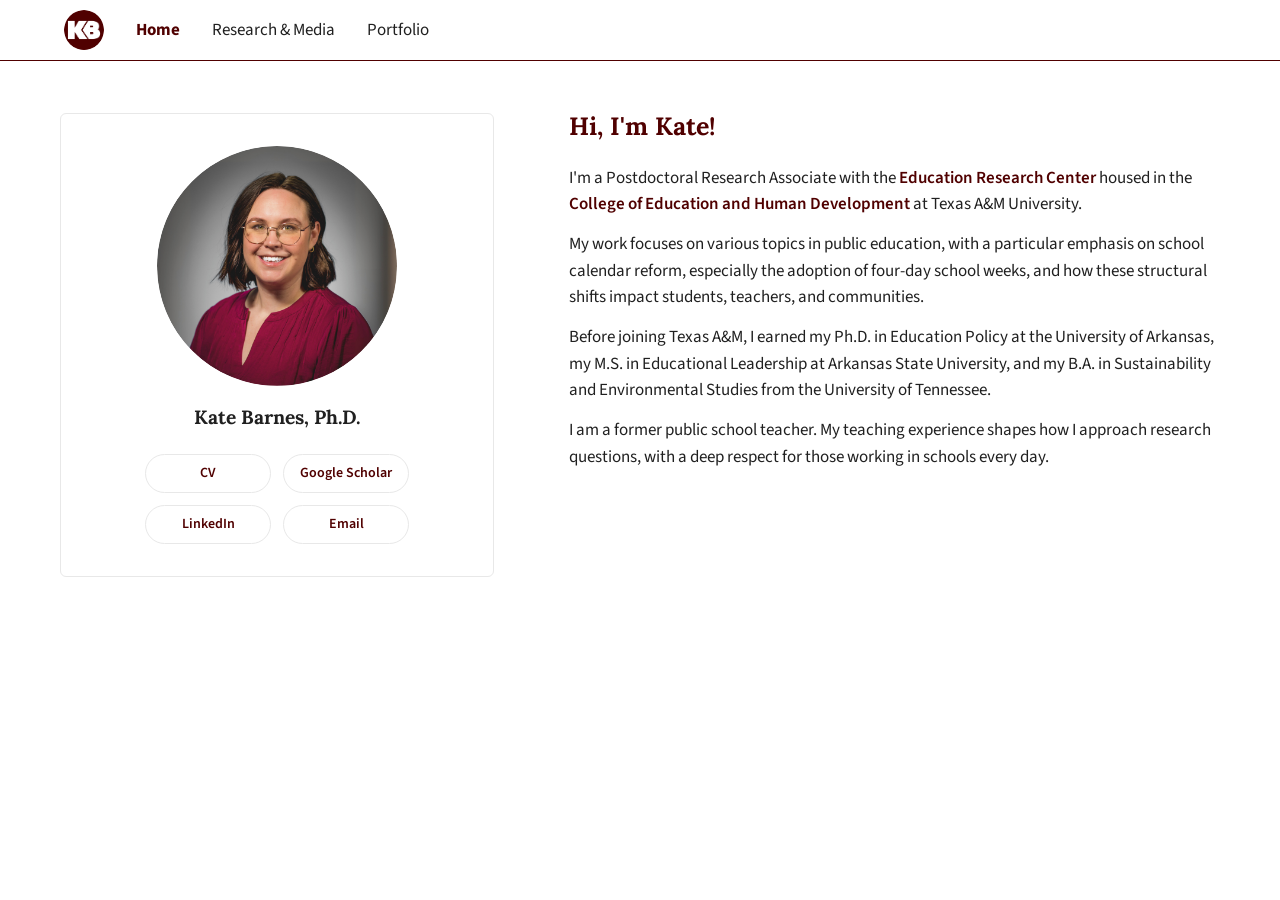
<file: index.html>
<!DOCTYPE html>
<html lang="en">
<head>
  <meta charset="UTF-8">
  <meta name="viewport" content="width=device-width, initial-scale=1.0">
  <title>Kate Barnes, Ph.D.</title>
  <link rel="icon" type="image/png" href="assets/img/kb-logo.png">
  <link rel="stylesheet" href="style.css">
</head>
<body>

  <nav id="site-nav">
    <div class="nav-inner">
      <a href="index.html" class="nav-logo" aria-label="Kate Barnes home">
        <img src="assets/img/kb-logo.png" alt="KB">
      </a>
      <button class="nav-toggle" id="nav-toggle" aria-label="Toggle navigation" aria-expanded="false">
        <span></span><span></span><span></span>
      </button>
      <ul class="nav-links" id="nav-links">
        <li><a href="index.html">Home</a></li>
        <li><a href="research-media.html">Research &amp; Media</a></li>
        <li><a href="portfolio.html">Portfolio</a></li>
      </ul>
    </div>
  </nav>

  <main id="home-content">
    <div class="container">
      <div class="home-inner">

        <div class="home-photo-col">
          <img src="assets/img/headshot.png" alt="Kate Barnes, Ph.D.">
          <p class="home-name">Kate Barnes, Ph.D.</p>
          <div class="home-pill-grid">
            <a href="cv.html">CV</a>
            <a href="https://scholar.google.com/citations?user=20tCjxcAAAAJ&hl=en" target="_blank" rel="noopener">Google Scholar</a>
            <a href="https://www.linkedin.com/in/kateb123/" target="_blank" rel="noopener">LinkedIn</a>
            <a href="mailto:katebarnes@tamu.edu">Email</a>
          </div>
        </div>

        <div class="home-left">
          <p class="home-greeting">Hi, I'm Kate!</p>
          <div class="home-bio">
            <p>I'm a Postdoctoral Research Associate with the <a href="https://erc.tamu.edu" target="_blank" rel="noopener">Education Research Center</a> housed in the <a href="https://education.tamu.edu" target="_blank" rel="noopener">College of Education and Human Development</a> at Texas A&amp;M University.</p>
            <p>My work focuses on various topics in public education, with a particular emphasis on school calendar reform, especially the adoption of four-day school weeks, and how these structural shifts impact students, teachers, and communities.</p>
            <p>Before joining Texas A&amp;M, I earned my Ph.D. in Education Policy at the University of Arkansas, my M.S. in Educational Leadership at Arkansas State University, and my B.A. in Sustainability and Environmental Studies from the University of Tennessee.</p>
            <p>I am a former public school teacher. My teaching experience shapes how I approach research questions, with a deep respect for those working in schools every day.</p>
          </div>
        </div>

      </div>
    </div>
  </main>

  <script src="nav.js"></script>
</body>
</html>
</file>
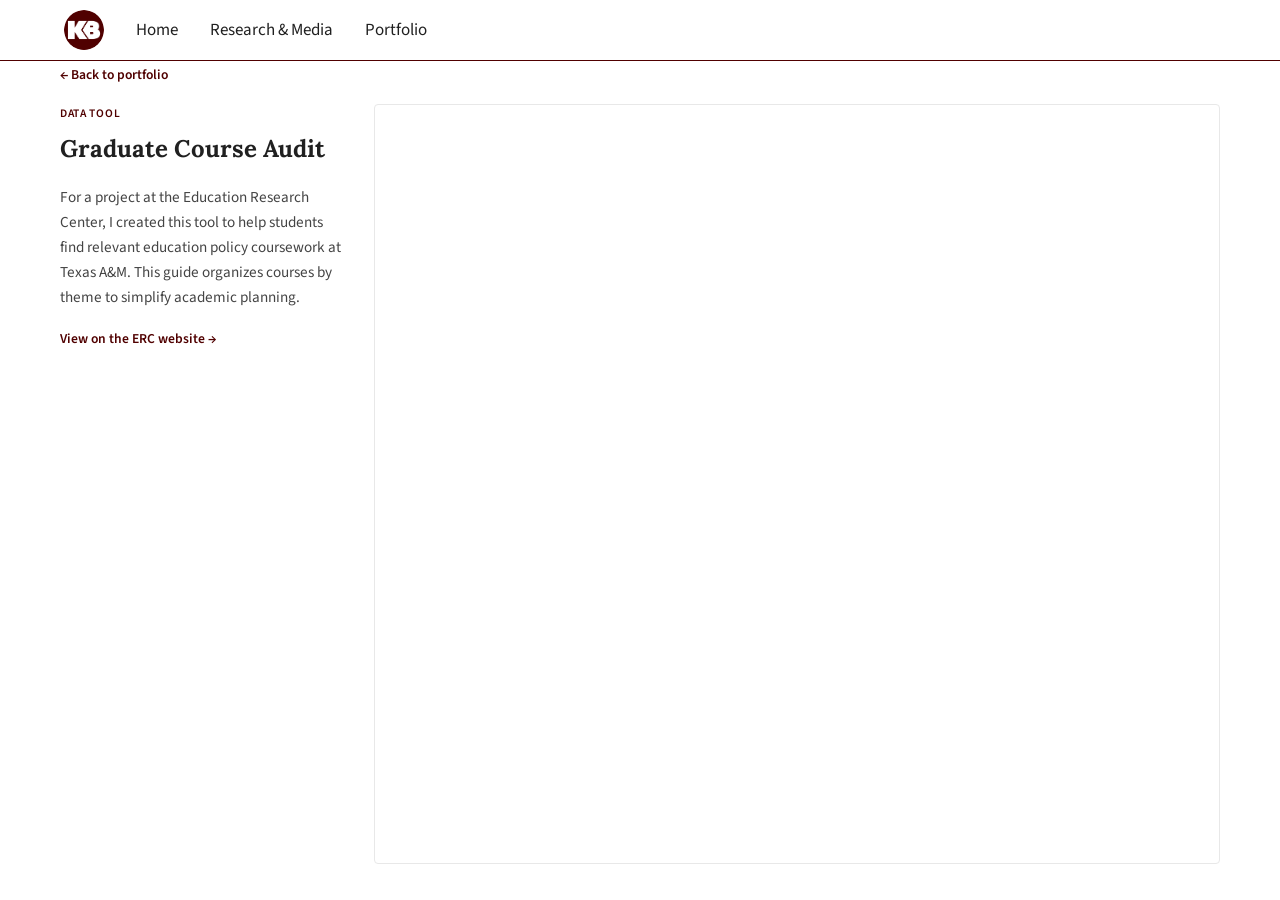
<file: course-audit.html>
<!DOCTYPE html>
<html lang="en">
<head>
  <meta charset="UTF-8">
  <meta name="viewport" content="width=device-width, initial-scale=1.0">
  <title>Graduate Course Audit | Kate Barnes, Ph.D.</title>
  <link rel="icon" type="image/png" href="assets/img/kb-logo.png">
  <link rel="stylesheet" href="style.css">
  <style>
    .tool-back {
      display: inline-block;
      font-size: 0.85rem;
      font-weight: 600;
      color: #500000;
      margin-bottom: 18px;
    }
    .tool-back:hover { text-decoration: underline; }
    .tool-layout {
      display: grid;
      grid-template-columns: 1fr 3fr;
      gap: 32px;
      align-items: start;
    }
    .tool-about .tool-eyebrow {
      font-size: 0.72rem;
      font-weight: 600;
      text-transform: uppercase;
      letter-spacing: 0.06em;
      color: #500000;
      margin-bottom: 6px;
    }
    .tool-about h1 {
      font-family: 'Lora', serif;
      font-weight: 700;
      font-size: 1.5rem;
      color: #202020;
      margin-bottom: 16px;
    }
    .tool-about p {
      font-size: 0.95rem;
      line-height: 1.65;
      color: #444;
      margin-bottom: 14px;
    }
    .tool-about .tool-open {
      display: inline-block;
      font-size: 0.85rem;
      font-weight: 600;
      color: #500000;
      margin-top: 4px;
    }
    .tool-about .tool-open:hover { text-decoration: underline; }
    .tool-frame {
      width: 100%;
      height: 760px;
      border: 1px solid #e8e8e8;
      border-radius: 4px;
      background: #fff;
    }
    @media (max-width: 820px) {
      .tool-layout { grid-template-columns: 1fr; gap: 24px; }
      .tool-frame { height: 600px; }
    }
  </style>
</head>
<body>

  <nav id="site-nav">
    <div class="nav-inner">
      <a href="index.html" class="nav-logo" aria-label="Kate Barnes home">
        <img src="assets/img/kb-logo.png" alt="KB">
      </a>
      <button class="nav-toggle" id="nav-toggle" aria-label="Toggle navigation" aria-expanded="false">
        <span></span><span></span><span></span>
      </button>
      <ul class="nav-links" id="nav-links">
        <li><a href="index.html">Home</a></li>
        <li><a href="research-media.html">Research &amp; Media</a></li>
        <li><a href="portfolio.html">Portfolio</a></li>
      </ul>
    </div>
  </nav>

  <main>
    <div class="container">
      <a href="portfolio.html" class="tool-back">&larr; Back to portfolio</a>

      <div class="tool-layout">
        <div class="tool-about">
          <p class="tool-eyebrow">Data Tool</p>
          <h1>Graduate Course Audit</h1>
          <p>
            For a project at the Education Research Center, I created this tool to help students find
            relevant education policy coursework at Texas A&amp;M. This guide organizes courses by
            theme to simplify academic planning.
          </p>
          <a class="tool-open" href="https://erc.cehd.tamu.edu/graduate-course-audit/" target="_blank" rel="noopener">View on the ERC website &rarr;</a>
        </div>

        <div class="tool-embed">
          <iframe class="tool-frame" src="https://erc-kate.github.io/erc-tools/course-audit/" title="Graduate Course Audit tool" loading="lazy"></iframe>
        </div>
      </div>
    </div>
  </main>

  <script src="nav.js"></script>
</body>
</html>
</file>
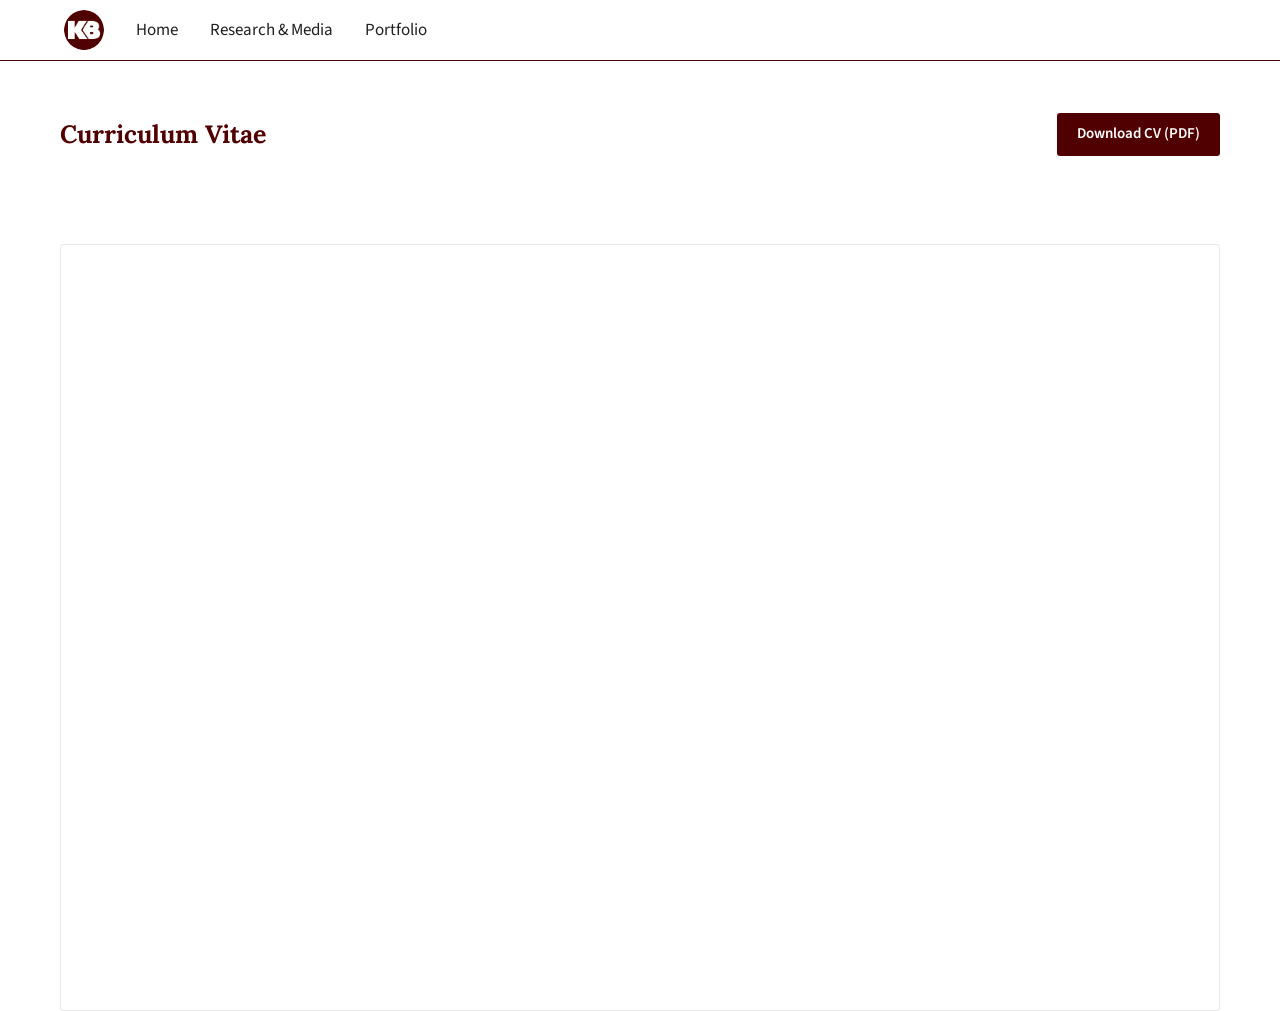
<file: cv.html>
<!DOCTYPE html>
<html lang="en">
<head>
  <meta charset="UTF-8">
  <meta name="viewport" content="width=device-width, initial-scale=1.0">
  <title>CV | Kate Barnes, Ph.D.</title>
  <link rel="icon" type="image/png" href="assets/img/kb-logo.png">
  <link rel="stylesheet" href="style.css">
</head>
<body>

  <nav id="site-nav">
    <div class="nav-inner">
      <a href="index.html" class="nav-logo" aria-label="Kate Barnes home">
        <img src="assets/img/kb-logo.png" alt="KB">
      </a>
      <button class="nav-toggle" id="nav-toggle" aria-label="Toggle navigation" aria-expanded="false">
        <span></span><span></span><span></span>
      </button>
      <ul class="nav-links" id="nav-links">
        <li><a href="index.html">Home</a></li>
        <li><a href="research-media.html">Research &amp; Media</a></li>
        <li><a href="portfolio.html">Portfolio</a></li>
      </ul>
    </div>
  </nav>

  <main>
    <div class="container">

      <div class="page-header page-header--row">
        <h1>Curriculum Vitae</h1>
        <a href="assets/pdfs/BarnesCV_Jun26.pdf" target="_blank" rel="noopener" class="btn-download">Download CV (PDF)</a>
      </div>

      <div class="cv-embed-wrap">
        <!-- Replace with path to your CV PDF once added to assets/pdfs/ -->
        <iframe
          src="assets/pdfs/BarnesCV_Jun26.pdf#toolbar=0&navpanes=0&view=FitH"
          title="Kate Barnes Curriculum Vitae"
          aria-label="Curriculum Vitae PDF">
        </iframe>
      </div>

    </div>
  </main>

  <script src="nav.js"></script>
</body>
</html>
</file>
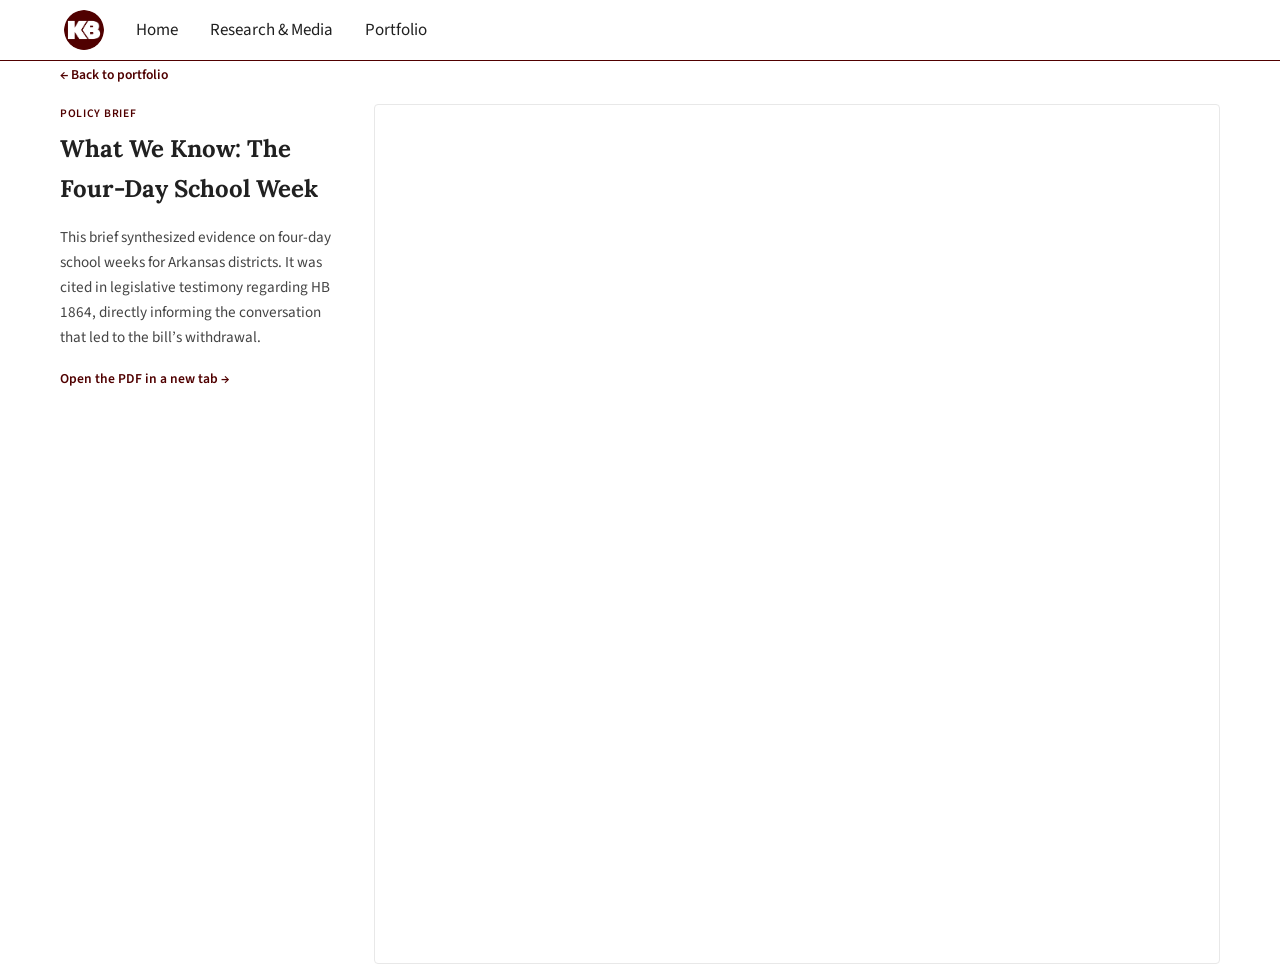
<file: four-day-week-brief.html>
<!DOCTYPE html>
<html lang="en">
<head>
  <meta charset="UTF-8">
  <meta name="viewport" content="width=device-width, initial-scale=1.0">
  <title>What We Know: The Four-Day School Week | Kate Barnes, Ph.D.</title>
  <link rel="icon" type="image/png" href="assets/img/kb-logo.png">
  <link rel="stylesheet" href="style.css">
  <style>
    .tool-back {
      display: inline-block;
      font-size: 0.85rem;
      font-weight: 600;
      color: #500000;
      margin-bottom: 18px;
    }
    .tool-back:hover { text-decoration: underline; }
    .tool-layout {
      display: grid;
      grid-template-columns: 1fr 3fr;
      gap: 32px;
      align-items: start;
    }
    .tool-about .tool-eyebrow {
      font-size: 0.72rem;
      font-weight: 600;
      text-transform: uppercase;
      letter-spacing: 0.06em;
      color: #500000;
      margin-bottom: 6px;
    }
    .tool-about h1 {
      font-family: 'Lora', serif;
      font-weight: 700;
      font-size: 1.5rem;
      color: #202020;
      margin-bottom: 16px;
    }
    .tool-about p {
      font-size: 0.95rem;
      line-height: 1.65;
      color: #444;
      margin-bottom: 14px;
    }
    .tool-about .tool-open {
      display: inline-block;
      font-size: 0.85rem;
      font-weight: 600;
      color: #500000;
      margin-top: 4px;
    }
    .tool-about .tool-open:hover { text-decoration: underline; }
    .tool-frame {
      width: 100%;
      height: 860px;
      border: 1px solid #e8e8e8;
      border-radius: 4px;
      background: #fff;
    }
    @media (max-width: 820px) {
      .tool-layout { grid-template-columns: 1fr; gap: 24px; }
      .tool-frame { height: 640px; }
    }
  </style>
</head>
<body>

  <nav id="site-nav">
    <div class="nav-inner">
      <a href="index.html" class="nav-logo" aria-label="Kate Barnes home">
        <img src="assets/img/kb-logo.png" alt="KB">
      </a>
      <button class="nav-toggle" id="nav-toggle" aria-label="Toggle navigation" aria-expanded="false">
        <span></span><span></span><span></span>
      </button>
      <ul class="nav-links" id="nav-links">
        <li><a href="index.html">Home</a></li>
        <li><a href="research-media.html">Research &amp; Media</a></li>
        <li><a href="portfolio.html">Portfolio</a></li>
      </ul>
    </div>
  </nav>

  <main>
    <div class="container">
      <a href="portfolio.html" class="tool-back">&larr; Back to portfolio</a>

      <div class="tool-layout">
        <div class="tool-about">
          <p class="tool-eyebrow">Policy Brief</p>
          <h1>What We Know: The Four-Day School Week</h1>
          <p>
            This brief synthesized evidence on four-day school weeks for Arkansas districts. It was
            cited in legislative testimony regarding HB 1864, directly informing the conversation
            that led to the bill&rsquo;s withdrawal.
          </p>
          <a class="tool-open" href="assets/pdfs/4dsw-what-we-know.pdf" target="_blank" rel="noopener">Open the PDF in a new tab &rarr;</a>
        </div>

        <div class="tool-embed">
          <iframe class="tool-frame" src="assets/pdfs/4dsw-what-we-know.pdf" title="What We Know: The Four-Day School Week (PDF brief)" loading="lazy"></iframe>
        </div>
      </div>
    </div>
  </main>

  <script src="nav.js"></script>
</body>
</html>
</file>
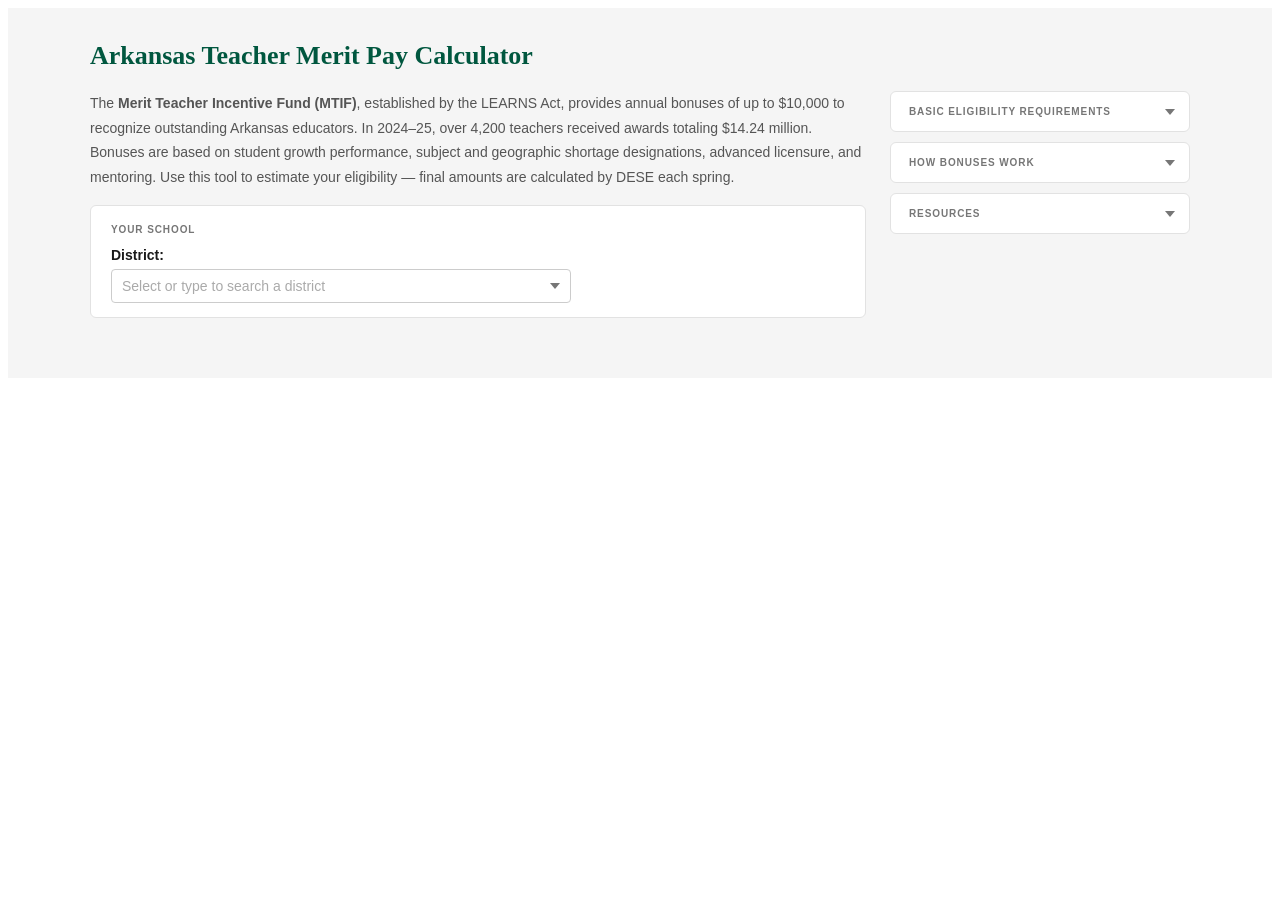
<file: merit-pay-calc.html>
<!DOCTYPE html>
<html lang="en">
<head>
  <meta charset="UTF-8">
  <meta name="viewport" content="width=device-width, initial-scale=1.0">
  <title>Arkansas Teacher Merit Pay Calculator</title>
  <style>
    /* Scoped to .merit-calc — safe to embed in any page */
    .merit-calc {
      font-family: 'Open Sans', -apple-system, BlinkMacSystemFont, 'Segoe UI', sans-serif;
      font-size: 14px;
      color: #1a1a1a;
      background: #f5f5f5;
      padding: 32px 24px 48px;
      box-sizing: border-box;
      -webkit-font-smoothing: antialiased;
    }
    .merit-calc *, .merit-calc *::before, .merit-calc *::after {
      box-sizing: border-box;
    }

    .merit-calc h1 {
      font-family: 'Merriweather', Georgia, serif;
      color: #00573F;
      font-size: 26px;
      font-weight: 900;
      margin: 0 0 20px;
      line-height: 1.2;
    }

    .merit-calc .layout {
      display: flex;
      gap: 24px;
      align-items: flex-start;
      max-width: 1100px;
      margin: 0 auto;
    }

    .merit-calc .form-col {
      flex: 1 1 0;
      min-width: 0;
    }

    .merit-calc .info-col {
      flex: 0 0 300px;
      width: 300px;
    }

    @media (max-width: 720px) {
      .merit-calc .layout { flex-direction: column; }
      .merit-calc .info-col { flex: 1 1 auto; width: 100%; order: -1; }
    }

    .merit-calc .intro {
      color: #555;
      line-height: 1.75;
      margin: 0 0 16px;
    }

    /* Cards */
    .merit-calc .card {
      background: #fff;
      border: 1px solid #e2e2e2;
      border-radius: 6px;
      padding: 18px 20px 14px;
      margin-bottom: 12px;
      animation: mc-fadein 0.22s ease;
    }
    @keyframes mc-fadein {
      from { opacity: 0; transform: translateY(-6px); }
      to   { opacity: 1; transform: translateY(0); }
    }
    .merit-calc .card-label {
      font-size: 10px;
      font-weight: 800;
      text-transform: uppercase;
      letter-spacing: 0.09em;
      color: #767676;
      margin-bottom: 12px;
    }

    /* Form fields */
    .merit-calc .field {
      margin-bottom: 14px;
    }
    .merit-calc .field:last-child { margin-bottom: 0; }
    .merit-calc label {
      display: block;
      font-weight: 700;
      margin-bottom: 6px;
      color: #1a1a1a;
    }

    /* Searchable select */
    .merit-calc .ss-wrap {
      position: relative;
      max-width: 460px;
    }
    .merit-calc .ss-input {
      width: 100%;
      border: 1px solid #ccc;
      border-radius: 4px;
      padding: 8px 32px 8px 10px;
      font-size: 14px;
      font-family: inherit;
      color: #1a1a1a;
      background: #fff url("data:image/svg+xml,%3Csvg xmlns='http://www.w3.org/2000/svg' width='10' height='6' viewBox='0 0 10 6'%3E%3Cpath d='M0 0l5 6 5-6z' fill='%23767676'/%3E%3C/svg%3E") no-repeat right 10px center;
      appearance: none;
      outline: none;
      transition: border-color 0.15s;
      cursor: pointer;
    }
    .merit-calc .ss-input:focus,
    .merit-calc .ss-input.open { border-color: #00573F; }
    .merit-calc .ss-input::placeholder { color: #aaa; }
    .merit-calc .ss-input.selected { color: #1a1a1a; }

    .merit-calc .ss-dropdown {
      position: absolute;
      top: calc(100% + 2px);
      left: 0;
      right: 0;
      background: #fff;
      border: 1px solid #ccc;
      border-radius: 4px;
      max-height: 220px;
      overflow-y: auto;
      z-index: 1000;
      list-style: none;
      margin: 0;
      padding: 4px 0;
      box-shadow: 0 4px 12px rgba(0,0,0,0.1);
    }
    .merit-calc .ss-dropdown li {
      padding: 8px 12px;
      cursor: pointer;
      color: #1a1a1a;
      font-size: 14px;
      line-height: 1.3;
    }
    .merit-calc .ss-dropdown li:hover,
    .merit-calc .ss-dropdown li.active { background: #f0f9f4; color: #00573F; }
    .merit-calc .ss-dropdown li.no-results { color: #aaa; cursor: default; }
    .merit-calc .ss-dropdown li.no-results:hover { background: transparent; color: #aaa; }

    /* Radio buttons */
    .merit-calc .radio-group {
      display: flex;
      gap: 24px;
    }
    .merit-calc .radio-group label {
      display: flex;
      align-items: center;
      gap: 6px;
      font-weight: 400;
      cursor: pointer;
      margin-bottom: 0;
    }
    .merit-calc .radio-group input[type="radio"] {
      accent-color: #00573F;
      width: 15px;
      height: 15px;
      cursor: pointer;
    }

    /* Submit button */
    .merit-calc .submit-btn {
      width: 100%;
      max-width: 460px;
      padding: 11px 16px;
      background: #00573F;
      color: #fff;
      border: none;
      border-radius: 4px;
      font-size: 14px;
      font-weight: 700;
      font-family: inherit;
      cursor: pointer;
      margin-bottom: 28px;
      transition: background 0.15s;
    }
    .merit-calc .submit-btn:hover { background: #004a35; }
    .merit-calc .submit-btn:active { background: #003d2b; }

    /* Accordion (using details/summary) */
    .merit-calc details.acc {
      background: #fff;
      border: 1px solid #e2e2e2;
      border-radius: 6px;
      margin-bottom: 10px;
      overflow: hidden;
    }
    .merit-calc details.acc summary {
      font-size: 10px;
      font-weight: 800;
      text-transform: uppercase;
      letter-spacing: 0.09em;
      color: #767676;
      padding: 14px 36px 14px 18px;
      cursor: pointer;
      user-select: none;
      list-style: none;
      position: relative;
      outline: none;
    }
    .merit-calc details.acc summary::-webkit-details-marker { display: none; }
    .merit-calc details.acc summary::after {
      content: '';
      position: absolute;
      right: 14px;
      top: 50%;
      transform: translateY(-50%);
      width: 10px;
      height: 6px;
      background: url("data:image/svg+xml,%3Csvg xmlns='http://www.w3.org/2000/svg' width='10' height='6' viewBox='0 0 10 6'%3E%3Cpath d='M0 0l5 6 5-6z' fill='%23767676'/%3E%3C/svg%3E") no-repeat center;
      transition: transform 0.2s;
    }
    .merit-calc details.acc[open] summary::after {
      transform: translateY(-50%) rotate(180deg);
    }
    .merit-calc details.acc[open] summary { color: #555; }
    .merit-calc .acc-body {
      padding: 4px 18px 16px;
      color: #444;
      line-height: 1.7;
    }
    .merit-calc .acc-body p { margin: 0 0 8px; }
    .merit-calc .acc-body p:last-child { margin-bottom: 0; }
    .merit-calc .acc-body ul { padding-left: 18px; margin: 4px 0 0; line-height: 1.9; }
    .merit-calc .acc-body a { color: #00573F; text-decoration: none; }
    .merit-calc .acc-body a:hover { text-decoration: underline; }
    .merit-calc .res-links ul { list-style: none; padding-left: 0; line-height: 2.2; }
    .merit-calc .res-links li { display: flex; align-items: baseline; gap: 7px; }
    .merit-calc .icon-ext {
      display: inline-block;
      flex-shrink: 0;
      vertical-align: middle;
      position: relative;
      top: -1px;
      opacity: 0.6;
    }
    .merit-calc .badge-pdf {
      display: inline-block;
      flex-shrink: 0;
      font-size: 10px;
      font-weight: 800;
      letter-spacing: 0.04em;
      color: #fff;
      background: #c0392b;
      border-radius: 3px;
      padding: 1px 5px;
      vertical-align: middle;
      position: relative;
      top: -1px;
    }

    /* Growth tier table */
    .merit-calc .tier-list {
      border: 1px solid #e2e2e2;
      border-radius: 5px;
      overflow: hidden;
      margin: 8px 0 4px;
      font-size: 13px;
    }
    .merit-calc .tier-row {
      display: flex;
      justify-content: space-between;
      padding: 7px 12px;
      border-bottom: 1px solid #f0f0f0;
    }
    .merit-calc .tier-row:last-child { border-bottom: none; }
    .merit-calc .tier-row .tier-amt { font-weight: 700; color: #2d7a4f; }
    .merit-calc .tier-row.tier-max { background: #EAF5EC; }
    .merit-calc .tier-row.tier-max .tier-amt { color: #00573F; }

    /* Results */
    .merit-calc .results-section {
      max-width: 1100px;
      margin: 0 auto;
      animation: mc-fadein 0.25s ease;
    }
    .merit-calc .results-label {
      font-size: 10px;
      font-weight: 800;
      text-transform: uppercase;
      letter-spacing: 0.09em;
      color: #767676;
      margin-bottom: 10px;
      margin-top: 4px;
    }
    .merit-calc .results-table {
      width: 100%;
      border-collapse: collapse;
    }
    .merit-calc .results-table thead th {
      text-align: left;
      font-size: 14px;
      font-weight: 700;
      color: #555;
      border-bottom: 2px solid #e2e2e2;
      padding: 0 10px 10px;
      vertical-align: top;
    }
    .merit-calc .results-table thead th:first-child { padding-left: 0; width: 180px; }
    .merit-calc .results-table thead th:nth-child(2) { width: 120px; text-align: center; }
    .merit-calc .results-table tbody td {
      padding: 14px 10px;
      vertical-align: top;
      border-bottom: 1px solid #f0f0f0;
      text-align: left;
    }
    .merit-calc .results-table tbody td:first-child { padding-left: 0; }
    .merit-calc .results-table tbody td:nth-child(2) {
      text-align: center;
      font-weight: 700;
      color: #767676;
    }
    .merit-calc .results-table tbody td.amt-pos { color: #2d7a4f; }
    .merit-calc .results-table tbody tr.total-row td {
      background: #EAF5EC;
      border-top: 2px solid #c3e6cb;
      border-bottom: none;
      font-weight: 700;
      font-size: 15px;
    }
    .merit-calc .results-table tbody tr.total-row td:nth-child(2) {
      font-size: 18px;
      font-weight: 900;
      color: #00573F !important;
    }
    .merit-calc .cap-note {
      color: #888;
      font-size: 13px;
      margin-top: 8px;
    }

    .merit-calc .hidden { display: none; }

    /* Visually hidden but accessible to screen readers */
    .merit-calc .sr-only {
      position: absolute;
      width: 1px; height: 1px;
      padding: 0; margin: -1px;
      overflow: hidden;
      clip: rect(0,0,0,0);
      white-space: nowrap;
      border: 0;
    }

    /* Fieldset reset (used for radio groups) */
    .merit-calc fieldset {
      border: none;
      margin: 0 0 14px;
      padding: 0;
    }
    .merit-calc fieldset:last-child { margin-bottom: 0; }
    .merit-calc fieldset legend {
      display: block;
      font-weight: 700;
      margin-bottom: 6px;
      padding: 0;
      color: #1a1a1a;
      font-size: 14px;
      line-height: 1.5;
    }
    .merit-calc fieldset legend a { color: #00573F; }

    /* Visible focus indicators */
    .merit-calc .ss-input:focus-visible {
      outline: 3px solid #00573F;
      outline-offset: 1px;
    }
    .merit-calc .submit-btn:focus-visible {
      outline: 3px solid #00573F;
      outline-offset: 2px;
    }
    .merit-calc .radio-group input[type="radio"]:focus-visible {
      outline: 3px solid #00573F;
      outline-offset: 2px;
    }
    .merit-calc details.acc summary:focus-visible {
      outline: 3px solid #00573F;
      outline-offset: -3px;
    }

    /* Table overflow for mobile */
    .merit-calc .table-overflow {
      overflow-x: auto;
      -webkit-overflow-scrolling: touch;
    }
  </style>
</head>
<body>
<div class="merit-calc">

  <div style="max-width:1100px;margin:0 auto;">
    <h1>Arkansas Teacher Merit Pay Calculator</h1>
  </div>

  <div class="layout">

    <!-- Left column: form -->
    <div class="form-col">

      <p class="intro">
        The <strong>Merit Teacher Incentive Fund (MTIF)</strong>, established by the LEARNS Act, provides annual bonuses of up to $10,000 to recognize outstanding Arkansas educators. In 2024–25, over 4,200 teachers received awards totaling $14.24 million. Bonuses are based on student growth performance, subject and geographic shortage designations, advanced licensure, and mentoring. Use this tool to estimate your eligibility — final amounts are calculated by DESE each spring.
      </p>

      <!-- Step 1: District -->
      <div class="card">
        <div class="card-label">Your School</div>
        <div class="field">
          <label for="district-input">District:</label>
          <div class="ss-wrap" id="district-wrap" role="combobox" aria-expanded="false" aria-haspopup="listbox" aria-owns="district-list">
            <input id="district-input" class="ss-input" type="text" placeholder="Select or type to search a district" autocomplete="off" aria-autocomplete="list" aria-controls="district-list">
            <ul class="ss-dropdown hidden" id="district-list" role="listbox" aria-label="Districts"></ul>
          </div>
        </div>
      </div>

      <!-- Step 2: Teaching -->
      <div class="card hidden" id="teaching-card">
        <div class="card-label">Your Teaching</div>
        <div class="field">
          <label for="grade-input">Grade Level:</label>
          <div class="ss-wrap" id="grade-wrap" role="combobox" aria-expanded="false" aria-haspopup="listbox" aria-owns="grade-list">
            <input id="grade-input" class="ss-input" type="text" placeholder="Select or type to search a grade" autocomplete="off" aria-autocomplete="list" aria-controls="grade-list">
            <ul class="ss-dropdown hidden" id="grade-list" role="listbox" aria-label="Grade levels"></ul>
          </div>
        </div>
        <div class="field">
          <label for="subject-input">Subject:</label>
          <div class="ss-wrap" id="subject-wrap" role="combobox" aria-expanded="false" aria-haspopup="listbox" aria-owns="subject-list">
            <input id="subject-input" class="ss-input" type="text" placeholder="Select or type to search a subject" autocomplete="off" aria-autocomplete="list" aria-controls="subject-list">
            <ul class="ss-dropdown hidden" id="subject-list" role="listbox" aria-label="Subjects"></ul>
          </div>
        </div>
      </div>

      <!-- Step 3: Qualifications + Submit -->
      <div id="quals-block" class="hidden">
        <div class="card">
          <div class="card-label">Your Qualifications</div>
          <fieldset>
            <legend>Do you hold a <a href="https://dese.ade.arkansas.gov/Offices/educator-effectiveness/educator-career-continuum-/lead-professional-educator-designation" target="_blank">Lead Professional Educator</a> or <a href="https://dese.ade.arkansas.gov/Offices/educator-effectiveness/educator-career-continuum-/master-professional-educator-designation-pathways" target="_blank">Master Professional Educator</a> designation?</legend>
            <div class="radio-group">
              <label><input type="radio" name="designation" value="no" checked> No</label>
              <label><input type="radio" name="designation" value="yes"> Yes</label>
            </div>
          </fieldset>
          <fieldset>
            <legend>Do you serve as a <a href="https://dese.ade.arkansas.gov/Offices/educator-effectiveness/educator-support--development/mentoring-for-novice-teachers" target="_blank">mentor teacher</a> for a yearlong resident teacher?</legend>
            <div class="radio-group">
              <label><input type="radio" name="mentor" value="no" checked> No</label>
              <label><input type="radio" name="mentor" value="yes"> Yes</label>
            </div>
          </fieldset>
        </div>
        <button class="submit-btn" id="submit-btn">See Merit Pay Eligibility</button>
      </div>

    </div>

    <!-- Right column: accordion info -->
    <div class="info-col">
      <details class="acc">
        <summary>Basic Eligibility Requirements</summary>
        <div class="acc-body">
          <p>To qualify for any merit pay, teachers must:</p>
          <ul>
            <li>Hold a standard or provisional Arkansas teaching license</li>
            <li>Have at least 3 years of teaching experience</li>
            <li>Spend 70% or more of contracted time with students</li>
            <li>Demonstrate positive student growth on state assessments</li>
            <li>Have no current ethics violations</li>
          </ul>
          <p style="font-size:13px;color:#767676;margin-top:10px;margin-bottom:0;">Eligible roles include classroom teachers, special education teachers, library media specialists, and school counselors.</p>
        </div>
      </details>
      <details class="acc">
        <summary>How Bonuses Work</summary>
        <div class="acc-body">
          <p>Bonuses <strong>stack</strong> across categories up to the $10,000 cap. For example, a 9th grade science teacher in a geographic shortage district with top-25% growth could earn $7,000 ($3,000 + $2,500 + $1,500).</p>
          <p>Fixed bonuses (paid if you qualify):</p>
          <ul>
            <li><strong>$2,500</strong> — Subject shortage area</li>
            <li><strong>$1,500</strong> — Geographic shortage district</li>
            <li><strong>$1,500</strong> — Lead or Master Professional Educator designation</li>
            <li><strong>$3,000</strong> — Mentor teacher for a yearlong resident</li>
          </ul>
          <p style="margin-top:10px;margin-bottom:4px;">Student growth bonus, based on your statewide 3-year percentile rank:</p>
          <div class="tier-list" role="table" aria-label="Student growth bonus tiers">
            <div class="tier-row" role="row">
              <span role="cell">Top 25%</span><span class="tier-amt" role="cell">$3,000</span>
            </div>
            <div class="tier-row" role="row">
              <span role="cell">Top 5%</span><span class="tier-amt" role="cell">$6,000</span>
            </div>
            <div class="tier-row" role="row">
              <span role="cell">Top 1%</span><span class="tier-amt" role="cell">$9,000</span>
            </div>
            <div class="tier-row tier-max" role="row">
              <span role="cell">Top 0.5%</span><span class="tier-amt" role="cell">$10,000</span>
            </div>
          </div>
          <p style="font-size:13px;color:#767676;margin-top:8px;margin-bottom:0;">DESE determines your growth tier each spring. All bonuses combined are capped at $10,000.</p>
        </div>
      </details>
      <details class="acc">
        <summary>Resources</summary>
        <div class="acc-body res-links">
          <ul>
            <li>
              <svg class="icon-ext" aria-hidden="true" width="13" height="13" viewBox="0 0 13 13" fill="none" xmlns="http://www.w3.org/2000/svg"><path d="M5 2H2a1 1 0 0 0-1 1v8a1 1 0 0 0 1 1h8a1 1 0 0 0 1-1V8" stroke="#00573F" stroke-width="1.5" stroke-linecap="round"/><path d="M8 1h4v4" stroke="#00573F" stroke-width="1.5" stroke-linecap="round" stroke-linejoin="round"/><path d="M12 1L6.5 6.5" stroke="#00573F" stroke-width="1.5" stroke-linecap="round"/></svg>
              <a href="https://dese.ade.arkansas.gov/Offices/educator-effectiveness/merit-teacher-incentive-fund" target="_blank" rel="noopener noreferrer">Merit Teacher Incentive Fund — Arkansas DESE</a>
            </li>
            <li>
              <svg class="icon-ext" aria-hidden="true" width="13" height="13" viewBox="0 0 13 13" fill="none" xmlns="http://www.w3.org/2000/svg"><path d="M5 2H2a1 1 0 0 0-1 1v8a1 1 0 0 0 1 1h8a1 1 0 0 0 1-1V8" stroke="#00573F" stroke-width="1.5" stroke-linecap="round"/><path d="M8 1h4v4" stroke="#00573F" stroke-width="1.5" stroke-linecap="round" stroke-linejoin="round"/><path d="M12 1L6.5 6.5" stroke="#00573F" stroke-width="1.5" stroke-linecap="round"/></svg>
              <a href="https://dese.ade.arkansas.gov/Offices/educator-effectiveness/merit-teacher-incentive-fund/merit-pay-eligibility--amounts" target="_blank" rel="noopener noreferrer">Merit Pay Eligibility &amp; Amounts — Arkansas DESE</a>
            </li>
            <li>
              <svg class="icon-ext" aria-hidden="true" width="13" height="13" viewBox="0 0 13 13" fill="none" xmlns="http://www.w3.org/2000/svg"><path d="M5 2H2a1 1 0 0 0-1 1v8a1 1 0 0 0 1 1h8a1 1 0 0 0 1-1V8" stroke="#00573F" stroke-width="1.5" stroke-linecap="round"/><path d="M8 1h4v4" stroke="#00573F" stroke-width="1.5" stroke-linecap="round" stroke-linejoin="round"/><path d="M12 1L6.5 6.5" stroke="#00573F" stroke-width="1.5" stroke-linecap="round"/></svg>
              <a href="https://oep.uark.edu/explaining-the-2025-arkansas-merit-teacher-incentive-fund-program/" target="_blank" rel="noopener noreferrer">Explaining the 2025 MTIF Program — U of A Office of Education Policy</a>
            </li>
            <li>
              <span class="badge-pdf" aria-label="PDF document">PDF</span>
              <a href="https://dese.ade.arkansas.gov/Files/2025_Merit_Incentive_Business_Rules_6.20.25_EEF.pdf" target="_blank" rel="noopener noreferrer">2025 Merit Incentive Business Rules — Arkansas DESE</a>
            </li>
          </ul>
        </div>
      </details>
    </div>

  </div><!-- /.layout -->

  <!-- Results -->
  <div class="results-section hidden" id="results-section" aria-live="polite" aria-atomic="true">
    <div style="max-width:1100px;margin:0 auto;">
      <div class="results-label" aria-hidden="true">Your Merit Pay Eligibility</div>
      <div class="table-overflow">
        <table class="results-table">
          <caption class="sr-only">Your merit pay eligibility breakdown by bonus category</caption>
          <thead>
            <tr>
              <th scope="col">Category</th>
              <th scope="col">Amount</th>
              <th scope="col">Description</th>
            </tr>
          </thead>
          <tbody id="results-body"></tbody>
        </table>
      </div>
      <p class="cap-note hidden" id="cap-note">Bonus incentives are capped at $10,000 per educator.</p>
    </div>
  </div>

</div><!-- /.merit-calc -->

<script>
(function() {
  // ── Data ──────────────────────────────────────────────────────────────
  const GEO = [{"n":"Academics Plus Public Charter Schools","s":1},{"n":"Alma School District","s":0},{"n":"Alpena School District","s":0},{"n":"Ark. School for the Blind","s":1},{"n":"Ark. School for the Deaf","s":1},{"n":"Arkadelphia School District","s":0},{"n":"Arkansas Arts Academy","s":0},{"n":"Arkansas Connections Academy","s":0},{"n":"Arkansas Lighthouse Academies","s":1},{"n":"Arkansas Virtual Academy","s":1},{"n":"Armorel School District","s":0},{"n":"Ashdown School District","s":0},{"n":"Atkins School District","s":0},{"n":"Augusta School District","s":1},{"n":"Bald Knob School District","s":0},{"n":"Barton School District","s":1},{"n":"Batesville School District","s":0},{"n":"Bauxite School District","s":0},{"n":"Bay School District","s":0},{"n":"Bearden School District","s":0},{"n":"Beebe School District","s":0},{"n":"Benton School District","s":0},{"n":"Bentonville School District","s":0},{"n":"Bergman School District","s":0},{"n":"Berryville School District","s":0},{"n":"Bismarck School District","s":0},{"n":"Blevins School District","s":1},{"n":"Blytheville School District","s":1},{"n":"Booneville School District","s":0},{"n":"Bradford School District","s":0},{"n":"Brinkley School District","s":1},{"n":"Brookland School District","s":0},{"n":"Bryant School District","s":0},{"n":"Buffalo Is. Central Sch. Dist.","s":0},{"n":"Cabot School District","s":0},{"n":"Caddo Hills School District","s":0},{"n":"Calico Rock School District","s":0},{"n":"Camden Fairview School District","s":1},{"n":"Carlisle School District","s":0},{"n":"Cave City School District","s":0},{"n":"Cedar Ridge School District","s":1},{"n":"Cedarville School District","s":0},{"n":"Centerpoint School District","s":0},{"n":"Charleston School District","s":0},{"n":"Clarendon School District","s":1},{"n":"Clarksville School District","s":0},{"n":"Cleveland County School District","s":1},{"n":"Clinton School District","s":0},{"n":"Concord School District","s":0},{"n":"Conway School District","s":0},{"n":"Corning School District","s":0},{"n":"Cossatot River School District","s":0},{"n":"Cotter School District","s":0},{"n":"County Line School District","s":0},{"n":"Cross County School District","s":1},{"n":"Crossett School District","s":1},{"n":"Cutter-Morning Star School District","s":0},{"n":"Danville School District","s":0},{"n":"Dardanelle School District","s":0},{"n":"Decatur School District","s":1},{"n":"Deer/Mt. Judea School District","s":1},{"n":"Dequeen School District","s":0},{"n":"Dermott School District","s":1},{"n":"Des Arc School District","s":0},{"n":"Dewitt School District","s":1},{"n":"Dierks School District","s":0},{"n":"Division of Youth Services School System","s":1},{"n":"Dover School District","s":0},{"n":"Drew Central School District","s":1},{"n":"Dumas School District","s":1},{"n":"Earle School District","s":1},{"n":"East End School District","s":0},{"n":"East Poinsett Co. School Dist.","s":0},{"n":"El Dorado School District","s":1},{"n":"Elkins School District","s":0},{"n":"Emerson-Taylor-Bradley School District","s":0},{"n":"England School District","s":0},{"n":"Estem Public Charter School","s":1},{"n":"Eureka Springs School District","s":0},{"n":"Exalt Academy of Southwest Little Rock","s":1},{"n":"Farmington School District","s":0},{"n":"Fayetteville School District","s":0},{"n":"Flippin School District","s":0},{"n":"Fordyce School District","s":1},{"n":"Foreman School District","s":0},{"n":"Forrest City School District","s":1},{"n":"Fort Smith School District","s":0},{"n":"Fouke School District","s":1},{"n":"Founders Classical Academies of Arkansas","s":0},{"n":"Fountain Lake School District","s":0},{"n":"Friendship Aspire Academies Arkansas","s":1},{"n":"Future School of Fort Smith","s":0},{"n":"Genoa Central School District","s":1},{"n":"Gentry School District","s":0},{"n":"Glen Rose School District","s":0},{"n":"Gosnell School District","s":0},{"n":"Graduate Arkansas  Charter","s":1},{"n":"Gravette School District","s":0},{"n":"Green Forest School District","s":0},{"n":"Greenbrier School District","s":0},{"n":"Greene County Tech School District","s":0},{"n":"Greenland School District","s":0},{"n":"Greenwood School District","s":0},{"n":"Gurdon School District","s":0},{"n":"Guy-Perkins School District","s":0},{"n":"Haas Hall Academy","s":0},{"n":"Hackett School District","s":0},{"n":"Hamburg School District","s":1},{"n":"Hampton School District","s":1},{"n":"Harmony Grove Sch Dist(Saline)","s":0},{"n":"Harmony Grove School District (Ouachita)","s":0},{"n":"Harrisburg School District","s":1},{"n":"Harrison School District","s":0},{"n":"Hazen School District","s":0},{"n":"Heber Springs School District","s":0},{"n":"Hector School District","s":0},{"n":"Helena/ West Helena School District","s":1},{"n":"Hermitage School District","s":1},{"n":"Highland School District","s":0},{"n":"Hillcrest School District","s":0},{"n":"Hope Academy of Northwest Arkansas","s":0},{"n":"Hope School District","s":1},{"n":"Horatio School District","s":0},{"n":"Hot Springs School District","s":1},{"n":"Hoxie School District","s":0},{"n":"Huntsville School District","s":0},{"n":"Imboden Charter School District","s":0},{"n":"Izard County Consolidated School District","s":1},{"n":"Jackson Co. School District","s":0},{"n":"Jacksonville North Pulaski School District","s":1},{"n":"Jasper School District","s":0},{"n":"Jessieville School District","s":0},{"n":"Jonesboro School District","s":0},{"n":"Junction City School District","s":0},{"n":"Kipp Delta Public Schools","s":1},{"n":"Kirby School District","s":0},{"n":"Lafayette County School District","s":1},{"n":"Lake Hamilton School District","s":0},{"n":"Lakeside School Dist(Chicot)","s":1},{"n":"Lakeside School Dist(Garland)","s":0},{"n":"Lamar School District","s":0},{"n":"Lavaca School District","s":0},{"n":"Lawrence County School District","s":0},{"n":"Lead Hill School District","s":1},{"n":"Lee County School District","s":1},{"n":"Lincoln School District","s":0},{"n":"Lisa Academy","s":1},{"n":"Little Rock School District","s":1},{"n":"Lonoke School District","s":0},{"n":"Magazine School District","s":1},{"n":"Magnet Cove School Dist.","s":0},{"n":"Magnolia School District","s":0},{"n":"Malvern School District","s":0},{"n":"Mammoth Spring School District","s":0},{"n":"Manila School District","s":0},{"n":"Mansfield School District","s":0},{"n":"Marion School District","s":1},{"n":"Marked Tree School District","s":1},{"n":"Marmaduke School District","s":0},{"n":"Marvell-Elaine School District","s":1},{"n":"Mayflower School District","s":0},{"n":"Maynard School District","s":1},{"n":"McCrory School District","s":0},{"n":"McGehee School District","s":1},{"n":"Melbourne School District","s":0},{"n":"Mena School District","s":0},{"n":"Midland School District","s":1},{"n":"Mineral Springs School District","s":0},{"n":"Monticello School District","s":1},{"n":"Mount Ida School District","s":0},{"n":"Mountain Home School District","s":0},{"n":"Mountain Pine School District","s":0},{"n":"Mountain View School District","s":0},{"n":"Mountainburg School District","s":1},{"n":"Mt. Vernon/Enola School District","s":0},{"n":"Mulberry/Pleasant View Bi-County Schools","s":0},{"n":"Nashville School District","s":0},{"n":"Nemo Vista School District","s":0},{"n":"Nettleton School District","s":0},{"n":"Nevada School District","s":1},{"n":"Newport School District","s":0},{"n":"Norfork School District","s":0},{"n":"North Little Rock School District","s":1},{"n":"Omaha School District","s":0},{"n":"Osceola School District","s":1},{"n":"Ouachita River School District","s":0},{"n":"Ouachita School District","s":0},{"n":"Ozark Mountain School District","s":0},{"n":"Ozark School District","s":0},{"n":"Palestine-Wheatley Sch. Dist.","s":1},{"n":"Pangburn School District","s":0},{"n":"Paragould School District","s":0},{"n":"Paris School District","s":0},{"n":"Parkers Chapel School Dist.","s":0},{"n":"Pea Ridge School District","s":1},{"n":"Perryville School District","s":0},{"n":"Piggott School District","s":0},{"n":"Pine Bluff School District","s":1},{"n":"Pocahontas School District","s":0},{"n":"Pottsville School District","s":0},{"n":"Poyen School District","s":0},{"n":"Prairie Grove School District","s":0},{"n":"Premier High Schools of Arkansas","s":1},{"n":"Prescott School District","s":1},{"n":"Pulaski County Special School District","s":1},{"n":"Quitman School District","s":0},{"n":"Rector School District","s":1},{"n":"Responsive Ed Solutions Premier High School of North Little Rock","s":1},{"n":"Responsive Ed Solutions Premier High School of Springdale","s":0},{"n":"Rivercrest School District","s":0},{"n":"Riverside School District","s":0},{"n":"Riverview School District","s":0},{"n":"Rogers School District","s":0},{"n":"Rose Bud School District","s":0},{"n":"Russellville School District","s":0},{"n":"Salem School District","s":0},{"n":"Scholarmade Achievement Place of Arkansas","s":1},{"n":"Scranton School District","s":0},{"n":"Searcy County School District","s":0},{"n":"Searcy School District","s":0},{"n":"Sheridan School District","s":1},{"n":"Shirley School District","s":0},{"n":"Siloam Springs School District","s":0},{"n":"Sloan-Hendrix School District","s":0},{"n":"Smackover-Norphlet School District","s":0},{"n":"South Conway County School District","s":0},{"n":"South Pike County School District","s":0},{"n":"South Side School District(Vanburen)","s":0},{"n":"Southside School District (Independence)","s":0},{"n":"Spring Hill School District","s":0},{"n":"Springdale School District","s":0},{"n":"Star City School District","s":1},{"n":"Strong-Huttig School District","s":0},{"n":"Stuttgart School District","s":1},{"n":"Texarkana School District","s":1},{"n":"The Excel Center","s":1},{"n":"Trumann School District","s":0},{"n":"Two Rivers School District","s":0},{"n":"Valley Springs School District","s":0},{"n":"Valley View School District","s":0},{"n":"Van Buren School District","s":0},{"n":"Vilonia School District","s":0},{"n":"Viola School District","s":0},{"n":"Waldron School District","s":0},{"n":"Warren School District","s":1},{"n":"Watson Chapel School District","s":1},{"n":"West Fork School District","s":0},{"n":"West Memphis School District","s":1},{"n":"West Side School Dist(Cleburne)","s":0},{"n":"Western Yell Co. School Dist.","s":0},{"n":"Westside Cons. Sch Dist(Craigh","s":0},{"n":"Westside School Dist(Johnson)","s":0},{"n":"Westwind School for Performing Arts","s":1},{"n":"White Co. Central School Dist.","s":0},{"n":"White Hall School District","s":1},{"n":"Wonderview School District","s":0},{"n":"Woodlawn School District","s":1},{"n":"Wynne School District","s":0},{"n":"Yellville-Summit School District.","s":0}];

  const SUBJ = [{"g":"Kindergarten","sub":"All Core Subjects (ELA, Math, Science, Social Studies)","lbl":"Elementary Education","gr":0,"s":0},{"g":"1st Grade","sub":"All Core Subjects (ELA, Math, Science, Social Studies)","lbl":"Elementary Education","gr":0,"s":0},{"g":"2nd Grade","sub":"All Core Subjects (ELA, Math, Science, Social Studies)","lbl":"Elementary Education","gr":0,"s":0},{"g":"3rd Grade","sub":"All Core Subjects (ELA, Math, Science, Social Studies)","lbl":"Elementary Education","gr":1,"s":0},{"g":"4th Grade","sub":"All Core Subjects (ELA, Math, Science, Social Studies)","lbl":"Elementary Education","gr":1,"s":0},{"g":"5th Grade","sub":"All Core Subjects (ELA, Math, Science, Social Studies)","lbl":"Elementary Education","gr":1,"s":0},{"g":"Elementary Level (multiple grade)","sub":"All Core Subjects (ELA, Math, Science, Social Studies)","lbl":"Elementary Education","gr":1,"s":0},{"g":"6th Grade","sub":"Career & Technical Education (CTE)","lbl":"CTE","gr":0,"s":0},{"g":"7th Grade","sub":"Career & Technical Education (CTE)","lbl":"CTE","gr":0,"s":0},{"g":"8th Grade","sub":"Career & Technical Education (CTE)","lbl":"CTE","gr":0,"s":0},{"g":"9th Grade","sub":"Career & Technical Education (CTE)","lbl":"CTE","gr":0,"s":0},{"g":"10th Grade","sub":"Career & Technical Education (CTE)","lbl":"CTE","gr":0,"s":0},{"g":"11th Grade","sub":"Career & Technical Education (CTE)","lbl":"CTE","gr":0,"s":0},{"g":"12th Grade","sub":"Career & Technical Education (CTE)","lbl":"CTE","gr":0,"s":0},{"g":"Middle Level (multiple grade)","sub":"Career & Technical Education (CTE)","lbl":"CTE","gr":0,"s":0},{"g":"Secondary Level (multiple grades)","sub":"Career & Technical Education (CTE)","lbl":"CTE","gr":0,"s":0},{"g":"6th Grade","sub":"Computer Science","lbl":"Computer Science","gr":0,"s":1},{"g":"7th Grade","sub":"Computer Science","lbl":"Computer Science","gr":0,"s":1},{"g":"8th Grade","sub":"Computer Science","lbl":"Computer Science","gr":0,"s":1},{"g":"9th Grade","sub":"Computer Science","lbl":"Computer Science","gr":0,"s":1},{"g":"10th Grade","sub":"Computer Science","lbl":"Computer Science","gr":0,"s":1},{"g":"11th Grade","sub":"Computer Science","lbl":"Computer Science","gr":0,"s":1},{"g":"12th Grade","sub":"Computer Science","lbl":"Computer Science","gr":0,"s":1},{"g":"Middle Level (multiple grade)","sub":"Computer Science","lbl":"Computer Science","gr":0,"s":1},{"g":"Secondary Level (multiple grades)","sub":"Computer Science","lbl":"Computer Science","gr":0,"s":1},{"g":"Kindergarten","sub":"Counselor","lbl":"Counselor","gr":0,"s":0},{"g":"1st Grade","sub":"Counselor","lbl":"Counselor","gr":0,"s":0},{"g":"2nd Grade","sub":"Counselor","lbl":"Counselor","gr":0,"s":0},{"g":"3rd Grade","sub":"Counselor","lbl":"Counselor","gr":0,"s":0},{"g":"4th Grade","sub":"Counselor","lbl":"Counselor","gr":0,"s":0},{"g":"5th Grade","sub":"Counselor","lbl":"Counselor","gr":0,"s":0},{"g":"6th Grade","sub":"Counselor","lbl":"Counselor","gr":0,"s":0},{"g":"7th Grade","sub":"Counselor","lbl":"Counselor","gr":0,"s":0},{"g":"8th Grade","sub":"Counselor","lbl":"Counselor","gr":0,"s":0},{"g":"9th Grade","sub":"Counselor","lbl":"Counselor","gr":0,"s":0},{"g":"10th Grade","sub":"Counselor","lbl":"Counselor","gr":0,"s":0},{"g":"11th Grade","sub":"Counselor","lbl":"Counselor","gr":0,"s":0},{"g":"12th Grade","sub":"Counselor","lbl":"Counselor","gr":0,"s":0},{"g":"Elementary Level (multiple grade)","sub":"Counselor","lbl":"Counselor","gr":0,"s":0},{"g":"Middle Level (multiple grade)","sub":"Counselor","lbl":"Counselor","gr":0,"s":0},{"g":"Secondary Level (multiple grades)","sub":"Counselor","lbl":"Counselor","gr":0,"s":0},{"g":"Kindergarten","sub":"English Language Arts","lbl":"English Language Arts","gr":0,"s":0},{"g":"1st Grade","sub":"English Language Arts","lbl":"English Language Arts","gr":0,"s":0},{"g":"2nd Grade","sub":"English Language Arts","lbl":"English Language Arts","gr":0,"s":0},{"g":"3rd Grade","sub":"English Language Arts","lbl":"English Language Arts","gr":1,"s":0},{"g":"4th Grade","sub":"English Language Arts","lbl":"English Language Arts","gr":1,"s":0},{"g":"5th Grade","sub":"English Language Arts","lbl":"English Language Arts","gr":1,"s":0},{"g":"6th Grade","sub":"English Language Arts","lbl":"English Language Arts","gr":1,"s":0},{"g":"7th Grade","sub":"English Language Arts","lbl":"English Language Arts","gr":1,"s":0},{"g":"8th Grade","sub":"English Language Arts","lbl":"English Language Arts","gr":1,"s":0},{"g":"9th Grade","sub":"English Language Arts","lbl":"English Language Arts","gr":1,"s":0},{"g":"10th Grade","sub":"English Language Arts","lbl":"English Language Arts","gr":1,"s":0},{"g":"11th Grade","sub":"English Language Arts","lbl":"English Language Arts","gr":0,"s":0},{"g":"12th Grade","sub":"English Language Arts","lbl":"English Language Arts","gr":0,"s":0},{"g":"Elementary Level (multiple grade)","sub":"English Language Arts","lbl":"English Language Arts","gr":1,"s":0},{"g":"Middle Level (multiple grade)","sub":"English Language Arts","lbl":"English Language Arts","gr":1,"s":0},{"g":"Secondary Level (multiple grades)","sub":"English Language Arts","lbl":"English Language Arts","gr":1,"s":0},{"g":"Kindergarten","sub":"Fine Arts (e.g. Art, Music)","lbl":"Fine Arts","gr":0,"s":0},{"g":"1st Grade","sub":"Fine Arts (e.g. Art, Music)","lbl":"Fine Arts","gr":0,"s":0},{"g":"2nd Grade","sub":"Fine Arts (e.g. Art, Music)","lbl":"Fine Arts","gr":0,"s":0},{"g":"3rd Grade","sub":"Fine Arts (e.g. Art, Music)","lbl":"Fine Arts","gr":0,"s":0},{"g":"4th Grade","sub":"Fine Arts (e.g. Art, Music)","lbl":"Fine Arts","gr":0,"s":0},{"g":"5th Grade","sub":"Fine Arts (e.g. Art, Music)","lbl":"Fine Arts","gr":0,"s":0},{"g":"6th Grade","sub":"Fine Arts (e.g. Art, Music)","lbl":"Fine Arts","gr":0,"s":0},{"g":"7th Grade","sub":"Fine Arts (e.g. Art, Music)","lbl":"Fine Arts","gr":0,"s":0},{"g":"8th Grade","sub":"Fine Arts (e.g. Art, Music)","lbl":"Fine Arts","gr":0,"s":0},{"g":"9th Grade","sub":"Fine Arts (e.g. Art, Music)","lbl":"Fine Arts","gr":0,"s":0},{"g":"10th Grade","sub":"Fine Arts (e.g. Art, Music)","lbl":"Fine Arts","gr":0,"s":0},{"g":"11th Grade","sub":"Fine Arts (e.g. Art, Music)","lbl":"Fine Arts","gr":0,"s":0},{"g":"12th Grade","sub":"Fine Arts (e.g. Art, Music)","lbl":"Fine Arts","gr":0,"s":0},{"g":"Elementary Level (multiple grade)","sub":"Fine Arts (e.g. Art, Music)","lbl":"Fine Arts","gr":0,"s":0},{"g":"Middle Level (multiple grade)","sub":"Fine Arts (e.g. Art, Music)","lbl":"Fine Arts","gr":0,"s":0},{"g":"Secondary Level (multiple grades)","sub":"Fine Arts (e.g. Art, Music)","lbl":"Fine Arts","gr":0,"s":0},{"g":"6th Grade","sub":"Foreign Language","lbl":"Foreign Language","gr":0,"s":1},{"g":"7th Grade","sub":"Foreign Language","lbl":"Foreign Language","gr":0,"s":1},{"g":"8th Grade","sub":"Foreign Language","lbl":"Foreign Language","gr":0,"s":1},{"g":"9th Grade","sub":"Foreign Language","lbl":"Foreign Language","gr":0,"s":1},{"g":"10th Grade","sub":"Foreign Language","lbl":"Foreign Language","gr":0,"s":1},{"g":"11th Grade","sub":"Foreign Language","lbl":"Foreign Language","gr":0,"s":1},{"g":"12th Grade","sub":"Foreign Language","lbl":"Foreign Language","gr":0,"s":1},{"g":"Middle Level (multiple grade)","sub":"Foreign Language","lbl":"Foreign Language","gr":0,"s":1},{"g":"Secondary Level (multiple grades)","sub":"Foreign Language","lbl":"Foreign Language","gr":0,"s":1},{"g":"Kindergarten","sub":"Gifted and Talented","lbl":"GT","gr":0,"s":0},{"g":"1st Grade","sub":"Gifted and Talented","lbl":"GT","gr":0,"s":0},{"g":"2nd Grade","sub":"Gifted and Talented","lbl":"GT","gr":0,"s":0},{"g":"3rd Grade","sub":"Gifted and Talented","lbl":"GT","gr":0,"s":0},{"g":"4th Grade","sub":"Gifted and Talented","lbl":"GT","gr":0,"s":0},{"g":"5th Grade","sub":"Gifted and Talented","lbl":"GT","gr":0,"s":0},{"g":"6th Grade","sub":"Gifted and Talented","lbl":"GT","gr":0,"s":0},{"g":"7th Grade","sub":"Gifted and Talented","lbl":"GT","gr":0,"s":0},{"g":"8th Grade","sub":"Gifted and Talented","lbl":"GT","gr":0,"s":0},{"g":"9th Grade","sub":"Gifted and Talented","lbl":"GT","gr":0,"s":0},{"g":"10th Grade","sub":"Gifted and Talented","lbl":"GT","gr":0,"s":0},{"g":"11th Grade","sub":"Gifted and Talented","lbl":"GT","gr":0,"s":0},{"g":"12th Grade","sub":"Gifted and Talented","lbl":"GT","gr":0,"s":0},{"g":"Elementary Level (multiple grade)","sub":"Gifted and Talented","lbl":"GT","gr":0,"s":0},{"g":"Middle Level (multiple grade)","sub":"Gifted and Talented","lbl":"GT","gr":0,"s":0},{"g":"Secondary Level (multiple grades)","sub":"Gifted and Talented","lbl":"GT","gr":0,"s":0},{"g":"Kindergarten","sub":"Library Media Specialist","lbl":"Library Media Specialist","gr":0,"s":0},{"g":"1st Grade","sub":"Library Media Specialist","lbl":"Library Media Specialist","gr":0,"s":0},{"g":"2nd Grade","sub":"Library Media Specialist","lbl":"Library Media Specialist","gr":0,"s":0},{"g":"3rd Grade","sub":"Library Media Specialist","lbl":"Library Media Specialist","gr":0,"s":0},{"g":"4th Grade","sub":"Library Media Specialist","lbl":"Library Media Specialist","gr":0,"s":0},{"g":"5th Grade","sub":"Library Media Specialist","lbl":"Library Media Specialist","gr":0,"s":0},{"g":"6th Grade","sub":"Library Media Specialist","lbl":"Library Media Specialist","gr":0,"s":0},{"g":"7th Grade","sub":"Library Media Specialist","lbl":"Library Media Specialist","gr":0,"s":0},{"g":"8th Grade","sub":"Library Media Specialist","lbl":"Library Media Specialist","gr":0,"s":0},{"g":"9th Grade","sub":"Library Media Specialist","lbl":"Library Media Specialist","gr":0,"s":0},{"g":"10th Grade","sub":"Library Media Specialist","lbl":"Library Media Specialist","gr":0,"s":0},{"g":"11th Grade","sub":"Library Media Specialist","lbl":"Library Media Specialist","gr":0,"s":0},{"g":"12th Grade","sub":"Library Media Specialist","lbl":"Library Media Specialist","gr":0,"s":0},{"g":"Elementary Level (multiple grade)","sub":"Library Media Specialist","lbl":"Library Media Specialist","gr":0,"s":0},{"g":"Middle Level (multiple grade)","sub":"Library Media Specialist","lbl":"Library Media Specialist","gr":0,"s":0},{"g":"Secondary Level (multiple grades)","sub":"Library Media Specialist","lbl":"Library Media Specialist","gr":0,"s":0},{"g":"Kindergarten","sub":"Math","lbl":"Math","gr":0,"s":0},{"g":"1st Grade","sub":"Math","lbl":"Math","gr":0,"s":0},{"g":"2nd Grade","sub":"Math","lbl":"Math","gr":0,"s":0},{"g":"3rd Grade","sub":"Math","lbl":"Math","gr":1,"s":0},{"g":"4th Grade","sub":"Math","lbl":"Math","gr":1,"s":0},{"g":"5th Grade","sub":"Math","lbl":"Math","gr":1,"s":0},{"g":"6th Grade","sub":"Math","lbl":"Math","gr":1,"s":0},{"g":"7th Grade","sub":"Math","lbl":"Math","gr":1,"s":0},{"g":"8th Grade","sub":"Math","lbl":"Math","gr":1,"s":0},{"g":"9th Grade","sub":"Math","lbl":"Math","gr":1,"s":1},{"g":"10th Grade","sub":"Math","lbl":"Math","gr":1,"s":1},{"g":"11th Grade","sub":"Math","lbl":"Math","gr":0,"s":1},{"g":"12th Grade","sub":"Math","lbl":"Math","gr":0,"s":1},{"g":"Elementary Level (multiple grade)","sub":"Math","lbl":"Math","gr":1,"s":0},{"g":"Middle Level (multiple grade)","sub":"Math","lbl":"Math","gr":1,"s":0},{"g":"Secondary Level (multiple grades)","sub":"Math","lbl":"Math","gr":1,"s":1},{"g":"Kindergarten","sub":"Physical Education & Health","lbl":"PE and Health","gr":0,"s":0},{"g":"1st Grade","sub":"Physical Education & Health","lbl":"PE and Health","gr":0,"s":0},{"g":"2nd Grade","sub":"Physical Education & Health","lbl":"PE and Health","gr":0,"s":0},{"g":"3rd Grade","sub":"Physical Education & Health","lbl":"PE and Health","gr":0,"s":0},{"g":"4th Grade","sub":"Physical Education & Health","lbl":"PE and Health","gr":0,"s":0},{"g":"5th Grade","sub":"Physical Education & Health","lbl":"PE and Health","gr":0,"s":0},{"g":"6th Grade","sub":"Physical Education & Health","lbl":"PE and Health","gr":0,"s":0},{"g":"7th Grade","sub":"Physical Education & Health","lbl":"PE and Health","gr":0,"s":0},{"g":"8th Grade","sub":"Physical Education & Health","lbl":"PE and Health","gr":0,"s":0},{"g":"9th Grade","sub":"Physical Education & health","lbl":"PE and Health","gr":0,"s":0},{"g":"10th Grade","sub":"Physical Education & health","lbl":"PE and Health","gr":0,"s":0},{"g":"11th Grade","sub":"Physical Education & health","lbl":"PE and Health","gr":0,"s":0},{"g":"12th Grade","sub":"Physical Education & health","lbl":"PE and Health","gr":0,"s":0},{"g":"Elementary Level (multiple grade)","sub":"Physical Education & Health","lbl":"PE and Health","gr":0,"s":0},{"g":"Middle Level (multiple grade)","sub":"Physical Education & Health","lbl":"PE and Health","gr":0,"s":0},{"g":"Secondary Level (multiple grades)","sub":"Physical Education & health","lbl":"PE and Health","gr":0,"s":0},{"g":"Kindergarten","sub":"Science","lbl":"Science","gr":0,"s":0},{"g":"1st Grade","sub":"Science","lbl":"Science","gr":0,"s":0},{"g":"2nd Grade","sub":"Science","lbl":"Science","gr":0,"s":0},{"g":"3rd Grade","sub":"Science","lbl":"Science","gr":1,"s":0},{"g":"4th Grade","sub":"Science","lbl":"Science","gr":1,"s":0},{"g":"5th Grade","sub":"Science","lbl":"Science","gr":1,"s":0},{"g":"6th Grade","sub":"Science","lbl":"Science","gr":1,"s":0},{"g":"7th Grade","sub":"Science","lbl":"Science","gr":1,"s":0},{"g":"8th Grade","sub":"Science","lbl":"Science","gr":1,"s":0},{"g":"Elementary Level (multiple grade)","sub":"Science","lbl":"Science","gr":1,"s":0},{"g":"Middle Level (multiple grade)","sub":"Science","lbl":"Science","gr":1,"s":0},{"g":"9th Grade","sub":"Science","lbl":"Science","gr":1,"s":1},{"g":"10th Grade","sub":"Science","lbl":"Science","gr":1,"s":1},{"g":"11th Grade","sub":"Science","lbl":"Science","gr":0,"s":1},{"g":"12th Grade","sub":"Science","lbl":"Science","gr":0,"s":1},{"g":"Secondary Level (multiple grades)","sub":"Science","lbl":"Science","gr":1,"s":1},{"g":"Kindergarten","sub":"Social Studies","lbl":"Social Studies","gr":0,"s":0},{"g":"1st Grade","sub":"Social Studies","lbl":"Social Studies","gr":0,"s":0},{"g":"2nd Grade","sub":"Social Studies","lbl":"Social Studies","gr":0,"s":0},{"g":"3rd Grade","sub":"Social Studies","lbl":"Social Studies","gr":0,"s":0},{"g":"4th Grade","sub":"Social Studies","lbl":"Social Studies","gr":0,"s":0},{"g":"5th Grade","sub":"Social Studies","lbl":"Social Studies","gr":0,"s":0},{"g":"Elementary Level (multiple grade)","sub":"Social Studies","lbl":"Social Studies","gr":0,"s":0},{"g":"6th Grade","sub":"Social Studies/History","lbl":"Social Studies","gr":0,"s":0},{"g":"7th Grade","sub":"Social Studies/History","lbl":"Social Studies","gr":0,"s":0},{"g":"8th Grade","sub":"Social Studies/History","lbl":"Social Studies","gr":0,"s":0},{"g":"9th Grade","sub":"Social Studies/History","lbl":"Social Studies","gr":0,"s":0},{"g":"10th Grade","sub":"Social Studies/History","lbl":"Social Studies","gr":0,"s":0},{"g":"11th Grade","sub":"Social Studies/History","lbl":"Social Studies","gr":0,"s":0},{"g":"12th Grade","sub":"Social Studies/History","lbl":"Social Studies","gr":0,"s":0},{"g":"Middle Level (multiple grade)","sub":"Social Studies/History","lbl":"Social Studies","gr":0,"s":1},{"g":"Secondary Level (multiple grades)","sub":"Social Studies/History","lbl":"Social Studies","gr":0,"s":0},{"g":"Kindergarten","sub":"Special Education","lbl":"Special Education","gr":0,"s":1},{"g":"1st Grade","sub":"Special Education","lbl":"Special Education","gr":0,"s":1},{"g":"2nd Grade","sub":"Special Education","lbl":"Special Education","gr":0,"s":1},{"g":"3rd Grade","sub":"Special Education","lbl":"Special Education","gr":1,"s":1},{"g":"4th Grade","sub":"Special Education","lbl":"Special Education","gr":1,"s":1},{"g":"5th Grade","sub":"Special Education","lbl":"Special Education","gr":1,"s":1},{"g":"6th Grade","sub":"Special Education","lbl":"Special Education","gr":1,"s":1},{"g":"7th Grade","sub":"Special Education","lbl":"Special Education","gr":1,"s":1},{"g":"8th Grade","sub":"Special Education","lbl":"Special Education","gr":1,"s":1},{"g":"9th Grade","sub":"Special Education","lbl":"Special Education","gr":1,"s":1},{"g":"10th Grade","sub":"Special Education","lbl":"Special Education","gr":1,"s":1},{"g":"11th Grade","sub":"Special Education","lbl":"Special Education","gr":0,"s":1},{"g":"12th Grade","sub":"Special Education","lbl":"Special Education","gr":0,"s":1},{"g":"Elementary Level (multiple grade)","sub":"Special Education","lbl":"Special Education","gr":1,"s":1},{"g":"Middle Level (multiple grade)","sub":"Special Education","lbl":"Special Education","gr":0,"s":1},{"g":"Secondary Level (multiple grades)","sub":"Special Education","lbl":"Special Education","gr":1,"s":1},{"g":"9th Grade","sub":"STEM","lbl":"STEM","gr":0,"s":0},{"g":"10th Grade","sub":"STEM","lbl":"STEM","gr":0,"s":0},{"g":"11th Grade","sub":"STEM","lbl":"STEM","gr":0,"s":0},{"g":"12th Grade","sub":"STEM","lbl":"STEM","gr":0,"s":0},{"g":"Secondary Level (multiple grades)","sub":"STEM","lbl":"STEM","gr":0,"s":0},{"g":"Kindergarten","sub":"Technology","lbl":"Technology","gr":0,"s":0},{"g":"1st Grade","sub":"Technology","lbl":"Technology","gr":0,"s":0},{"g":"2nd Grade","sub":"Technology","lbl":"Technology","gr":0,"s":0},{"g":"3rd Grade","sub":"Technology","lbl":"Technology","gr":0,"s":0},{"g":"4th Grade","sub":"Technology","lbl":"Technology","gr":0,"s":0},{"g":"5th Grade","sub":"Technology","lbl":"Technology","gr":0,"s":0},{"g":"6th Grade","sub":"Technology","lbl":"Technology","gr":0,"s":0},{"g":"7th Grade","sub":"Technology","lbl":"Technology","gr":0,"s":0},{"g":"8th Grade","sub":"Technology","lbl":"Technology","gr":0,"s":0},{"g":"9th Grade","sub":"Technology","lbl":"Technology","gr":0,"s":0},{"g":"10th Grade","sub":"Technology","lbl":"Technology","gr":0,"s":0},{"g":"11th Grade","sub":"Technology","lbl":"Technology","gr":0,"s":0},{"g":"12th Grade","sub":"Technology","lbl":"Technology","gr":0,"s":0},{"g":"Elementary Level (multiple grade)","sub":"Technology","lbl":"Technology","gr":0,"s":0},{"g":"Middle Level (multiple grade)","sub":"Technology","lbl":"Technology","gr":0,"s":0},{"g":"Secondary Level (multiple grades)","sub":"Technology","lbl":"Technology","gr":0,"s":0}];

  const GRADE_ORDER = ["Kindergarten","1st Grade","2nd Grade","3rd Grade","4th Grade","5th Grade","6th Grade","7th Grade","8th Grade","9th Grade","10th Grade","11th Grade","12th Grade","Elementary Level (multiple grade)","Middle Level (multiple grade)","Secondary Level (multiple grades)"];

  // ── Searchable Select ─────────────────────────────────────────────────
  function buildSelect(inputEl, listEl, options, onSelect) {
    let activeIdx = -1;
    let selectedValue = null;
    const wrapEl = inputEl.closest('[role="combobox"]');
    const prefix = listEl.id + '-opt-';

    function setExpanded(val) {
      if (wrapEl) wrapEl.setAttribute('aria-expanded', String(val));
    }

    function render(filter) {
      const q = (filter || '').toLowerCase().trim();
      const filtered = q ? options.filter(o => o.toLowerCase().includes(q)) : options;
      listEl.innerHTML = '';
      activeIdx = -1;
      inputEl.removeAttribute('aria-activedescendant');

      if (!filtered.length) {
        const li = document.createElement('li');
        li.className = 'no-results';
        li.setAttribute('role', 'option');
        li.setAttribute('aria-disabled', 'true');
        li.textContent = 'No results found';
        listEl.appendChild(li);
        return;
      }

      filtered.forEach((opt, i) => {
        const li = document.createElement('li');
        li.id = prefix + i;
        li.textContent = opt;
        li.setAttribute('role', 'option');
        li.setAttribute('aria-selected', opt === selectedValue ? 'true' : 'false');
        li.addEventListener('mousedown', (e) => {
          e.preventDefault();
          choose(opt);
        });
        listEl.appendChild(li);
      });
    }

    function choose(val) {
      selectedValue = val;
      inputEl.value = val;
      inputEl.classList.add('selected');
      close();
      onSelect(val);
    }

    function open() {
      render(inputEl.classList.contains('selected') ? '' : inputEl.value);
      listEl.classList.remove('hidden');
      inputEl.classList.add('open');
      setExpanded(true);
    }

    function close() {
      listEl.classList.add('hidden');
      inputEl.classList.remove('open');
      inputEl.removeAttribute('aria-activedescendant');
      setExpanded(false);
      if (!selectedValue) {
        inputEl.value = '';
        inputEl.classList.remove('selected');
      } else if (inputEl.value !== selectedValue) {
        inputEl.value = selectedValue;
      }
    }

    function clear() {
      selectedValue = null;
      inputEl.value = '';
      inputEl.classList.remove('selected');
      listEl.classList.add('hidden');
      setExpanded(false);
      onSelect(null);
    }

    function setOptions(newOptions) {
      options = newOptions;
    }

    inputEl.addEventListener('focus', () => {
      if (inputEl.classList.contains('selected')) inputEl.value = '';
      open();
    });

    inputEl.addEventListener('input', () => {
      if (selectedValue && inputEl.value === '') {
        selectedValue = null;
        inputEl.classList.remove('selected');
        onSelect(null);
      }
      render(inputEl.value);
      if (listEl.classList.contains('hidden')) open();
    });

    inputEl.addEventListener('blur', () => {
      setTimeout(close, 150);
    });

    inputEl.addEventListener('keydown', (e) => {
      const items = listEl.querySelectorAll('li:not(.no-results)');
      if (e.key === 'ArrowDown') {
        e.preventDefault();
        if (listEl.classList.contains('hidden')) open();
        activeIdx = Math.min(activeIdx + 1, items.length - 1);
        items.forEach((li, i) => {
          li.classList.toggle('active', i === activeIdx);
          li.setAttribute('aria-selected', i === activeIdx ? 'true' : 'false');
        });
        if (items[activeIdx]) {
          inputEl.setAttribute('aria-activedescendant', items[activeIdx].id);
          items[activeIdx].scrollIntoView({ block: 'nearest' });
        }
      } else if (e.key === 'ArrowUp') {
        e.preventDefault();
        activeIdx = Math.max(activeIdx - 1, 0);
        items.forEach((li, i) => {
          li.classList.toggle('active', i === activeIdx);
          li.setAttribute('aria-selected', i === activeIdx ? 'true' : 'false');
        });
        if (items[activeIdx]) {
          inputEl.setAttribute('aria-activedescendant', items[activeIdx].id);
          items[activeIdx].scrollIntoView({ block: 'nearest' });
        }
      } else if (e.key === 'Enter') {
        e.preventDefault();
        if (activeIdx >= 0 && items[activeIdx]) {
          choose(items[activeIdx].textContent);
        }
      } else if (e.key === 'Escape') {
        close();
        inputEl.blur();
      }
    });

    return { choose, clear, setOptions, getValue: () => selectedValue };
  }

  // ── DOM refs ──────────────────────────────────────────────────────────
  const districtInput  = document.getElementById('district-input');
  const districtList   = document.getElementById('district-list');
  const teachingCard   = document.getElementById('teaching-card');
  const gradeInput     = document.getElementById('grade-input');
  const gradeList      = document.getElementById('grade-list');
  const subjectInput   = document.getElementById('subject-input');
  const subjectList    = document.getElementById('subject-list');
  const qualsBlock     = document.getElementById('quals-block');
  const submitBtn      = document.getElementById('submit-btn');
  const resultsSection = document.getElementById('results-section');
  const resultsBody    = document.getElementById('results-body');
  const capNote        = document.getElementById('cap-note');

  // ── State ─────────────────────────────────────────────────────────────
  let selectedDistrict = null;
  let selectedGrade    = null;
  let selectedSubject  = null;

  // ── Build dropdowns ───────────────────────────────────────────────────
  const districtNames = GEO.map(d => d.n);

  const districtSelect = buildSelect(districtInput, districtList, districtNames, (val) => {
    selectedDistrict = val;
    gradeSelect.clear();
    subjectSelect.clear();
    selectedGrade = null;
    selectedSubject = null;
    if (val) {
      teachingCard.classList.remove('hidden');
    } else {
      teachingCard.classList.add('hidden');
      qualsBlock.classList.add('hidden');
      resultsSection.classList.add('hidden');
    }
  });

  const gradeSelect = buildSelect(gradeInput, gradeList, GRADE_ORDER, (val) => {
    selectedGrade = val;
    subjectSelect.clear();
    selectedSubject = null;
    if (val) {
      const subjects = [...new Set(SUBJ.filter(r => r.g === val).map(r => r.sub))];
      subjectSelect.setOptions(subjects);
    } else {
      subjectSelect.setOptions([]);
    }
    updateQualsVisibility();
  });

  const subjectSelect = buildSelect(subjectInput, subjectList, [], (val) => {
    selectedSubject = val;
    updateQualsVisibility();
  });

  function updateQualsVisibility() {
    if (selectedGrade && selectedSubject) {
      qualsBlock.classList.remove('hidden');
    } else {
      qualsBlock.classList.add('hidden');
      resultsSection.classList.add('hidden');
    }
  }

  // ── Calculate ─────────────────────────────────────────────────────────
  submitBtn.addEventListener('click', () => {
    if (!selectedDistrict || !selectedGrade || !selectedSubject) return;

    const geoRow  = GEO.find(d => d.n === selectedDistrict);
    const subjRow = SUBJ.find(r => r.g === selectedGrade && r.sub === selectedSubject);

    const geoShortage  = geoRow  ? geoRow.s  : 0;
    const subjGrowth   = subjRow ? subjRow.gr : 0;
    const subjShort    = subjRow ? subjRow.s  : 0;
    const subjLabel    = subjRow ? subjRow.lbl : selectedSubject;
    const hasDesig     = document.querySelector('input[name="designation"]:checked').value === 'yes' ? 1 : 0;
    const isMentor     = document.querySelector('input[name="mentor"]:checked').value === 'yes' ? 1 : 0;

    const fixedTotal = (geoShortage * 1500) + (subjShort * 2500) + (hasDesig * 1500) + (isMentor * 3000);
    const bonusMin = Math.min(fixedTotal + (subjGrowth * 3000), 10000);
    const bonusMax = Math.min(fixedTotal + (subjGrowth * 10000), 10000);

    const fmt = n => '$' + n.toLocaleString();
    const potentialStr = subjGrowth ? `${fmt(bonusMin)} – ${fmt(bonusMax)}` : fmt(fixedTotal);

    const rows = [
      {
        cat: 'Student Growth Bonus',
        amt: subjGrowth ? '$3,000 – $10,000' : '$0',
        pos: !!subjGrowth,
        desc: subjGrowth
          ? `<strong>${selectedGrade} ${subjLabel}</strong> teachers qualify for a student growth bonus. Bonuses are tiered by statewide percentile: $3,000 (top 25%), $6,000 (top 5%), $9,000 (top 1%), or $10,000 (top 0.5%). Your exact amount depends on your individual 3-year average growth score.`
          : `<strong>${selectedGrade} ${subjLabel}</strong> teachers did not meet the threshold for a student growth bonus this year. Eligibility is based on a 3-year average of student growth scores on state assessments.`
      },
      {
        cat: 'Subject Shortage Bonus',
        amt: subjShort ? '$2,500' : '$0',
        pos: !!subjShort,
        desc: subjShort
          ? `<strong>${subjLabel}</strong> is a designated subject shortage area. Shortage subjects include secondary and middle school math, science, foreign language, and special education.`
          : `<strong>${subjLabel}</strong> is not currently a designated subject shortage area. Shortage subjects include secondary and middle school math, science, foreign language, and special education.`
      },
      {
        cat: 'Geographic Shortage Bonus',
        amt: geoShortage ? '$1,500' : '$0',
        pos: !!geoShortage,
        desc: geoShortage
          ? `<strong>${selectedDistrict}</strong> is in a geographic shortage area, identified based on rates of unlicensed teachers and staff attrition.`
          : `<strong>${selectedDistrict}</strong> is not currently designated as a geographic shortage area.`
      },
      {
        cat: 'Lead/Master Designation Bonus',
        amt: hasDesig ? '$1,500' : '$0',
        pos: !!hasDesig,
        desc: hasDesig
          ? 'Your Lead or Master Professional Educator designation qualifies you for this bonus, recognizing your advanced licensure and expertise.'
          : 'You do not currently hold a Lead or Master Professional Educator designation. Earning one would add $1,500 to your eligibility.'
      },
      {
        cat: 'Mentor Teacher Bonus',
        amt: isMentor ? '$3,000' : '$0',
        pos: !!isMentor,
        desc: isMentor
          ? 'Mentoring a yearlong resident teacher qualifies you for this bonus. Requires a Lead/Master designation and completed DESE coaching training.'
          : 'You are not currently serving as a mentor to a yearlong resident teacher. This bonus requires a Lead/Master designation and completed DESE coaching training.'
      },
      {
        cat: 'Potential Bonus Amount',
        amt: potentialStr,
        pos: true,
        total: true,
        desc: `Your estimated merit pay eligibility is <strong>${potentialStr}</strong>. Final amounts are calculated by DESE each spring based on your individual growth percentile and district confirmation.`
      }
    ];

    resultsBody.innerHTML = rows.map(r => `
      <tr${r.total ? ' class="total-row"' : ''}>
        <td>${r.cat}</td>
        <td class="${r.pos ? 'amt-pos' : ''}">${r.amt}</td>
        <td>${r.desc}</td>
      </tr>
    `).join('');

    capNote.classList.toggle('hidden', bonusMax < 10000);
    resultsSection.classList.remove('hidden');
    resultsSection.scrollIntoView({ behavior: 'smooth', block: 'nearest' });
  });

})();
</script>
</body>
</html>
</file>
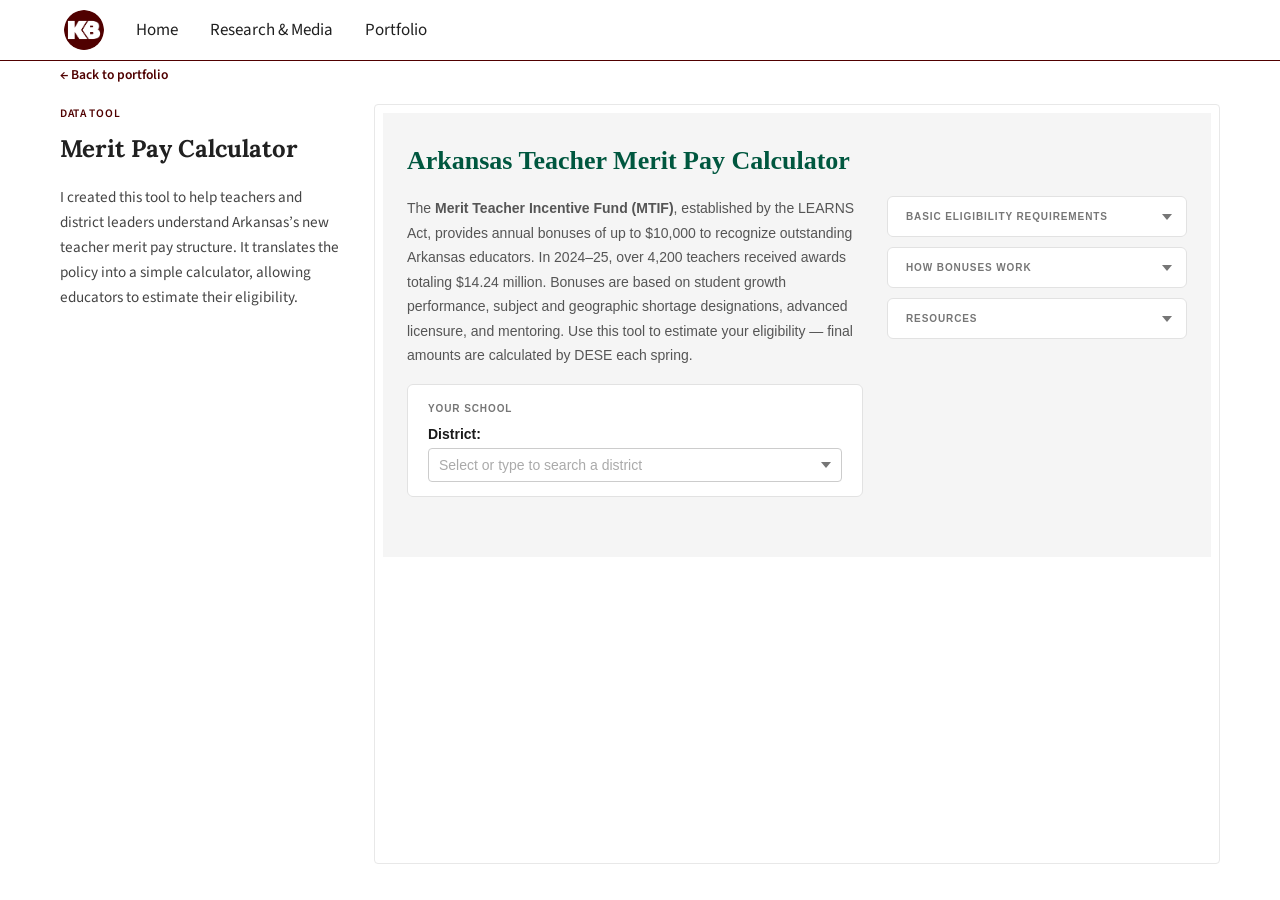
<file: merit-pay-calculator.html>
<!DOCTYPE html>
<html lang="en">
<head>
  <meta charset="UTF-8">
  <meta name="viewport" content="width=device-width, initial-scale=1.0">
  <title>Merit Pay Calculator | Kate Barnes, Ph.D.</title>
  <link rel="icon" type="image/png" href="assets/img/kb-logo.png">
  <link rel="stylesheet" href="style.css">
  <style>
    .tool-back {
      display: inline-block;
      font-size: 0.85rem;
      font-weight: 600;
      color: #500000;
      margin-bottom: 18px;
    }
    .tool-back:hover { text-decoration: underline; }
    .tool-layout {
      display: grid;
      grid-template-columns: 1fr 3fr;
      gap: 32px;
      align-items: start;
    }
    .tool-about .tool-eyebrow {
      font-size: 0.72rem;
      font-weight: 600;
      text-transform: uppercase;
      letter-spacing: 0.06em;
      color: #500000;
      margin-bottom: 6px;
    }
    .tool-about h1 {
      font-family: 'Lora', serif;
      font-weight: 700;
      font-size: 1.5rem;
      color: #202020;
      margin-bottom: 16px;
    }
    .tool-about p {
      font-size: 0.95rem;
      line-height: 1.65;
      color: #444;
      margin-bottom: 14px;
    }
    .tool-about .tool-open {
      display: inline-block;
      font-size: 0.85rem;
      font-weight: 600;
      color: #500000;
      margin-top: 4px;
    }
    .tool-about .tool-open:hover { text-decoration: underline; }
    .tool-frame {
      width: 100%;
      height: 760px;
      border: 1px solid #e8e8e8;
      border-radius: 4px;
      background: #fff;
    }
    @media (max-width: 820px) {
      .tool-layout { grid-template-columns: 1fr; gap: 24px; }
      .tool-frame { height: 600px; }
    }
  </style>
</head>
<body>

  <nav id="site-nav">
    <div class="nav-inner">
      <a href="index.html" class="nav-logo" aria-label="Kate Barnes home">
        <img src="assets/img/kb-logo.png" alt="KB">
      </a>
      <button class="nav-toggle" id="nav-toggle" aria-label="Toggle navigation" aria-expanded="false">
        <span></span><span></span><span></span>
      </button>
      <ul class="nav-links" id="nav-links">
        <li><a href="index.html">Home</a></li>
        <li><a href="research-media.html">Research &amp; Media</a></li>
        <li><a href="portfolio.html">Portfolio</a></li>
      </ul>
    </div>
  </nav>

  <main>
    <div class="container">
      <a href="portfolio.html" class="tool-back">&larr; Back to portfolio</a>

      <div class="tool-layout">
        <div class="tool-about">
          <p class="tool-eyebrow">Data Tool</p>
          <h1>Merit Pay Calculator</h1>
          <p>
            I created this tool to help teachers and district leaders understand Arkansas&rsquo;s
            new teacher merit pay structure. It translates the policy into a simple calculator,
            allowing educators to estimate their eligibility.
          </p>
        </div>

        <div class="tool-embed">
          <iframe class="tool-frame" src="merit-pay-calc.html" title="Arkansas Teacher Merit Pay Calculator" loading="lazy"></iframe>
        </div>
      </div>
    </div>
  </main>

  <script src="nav.js"></script>
</body>
</html>
</file>
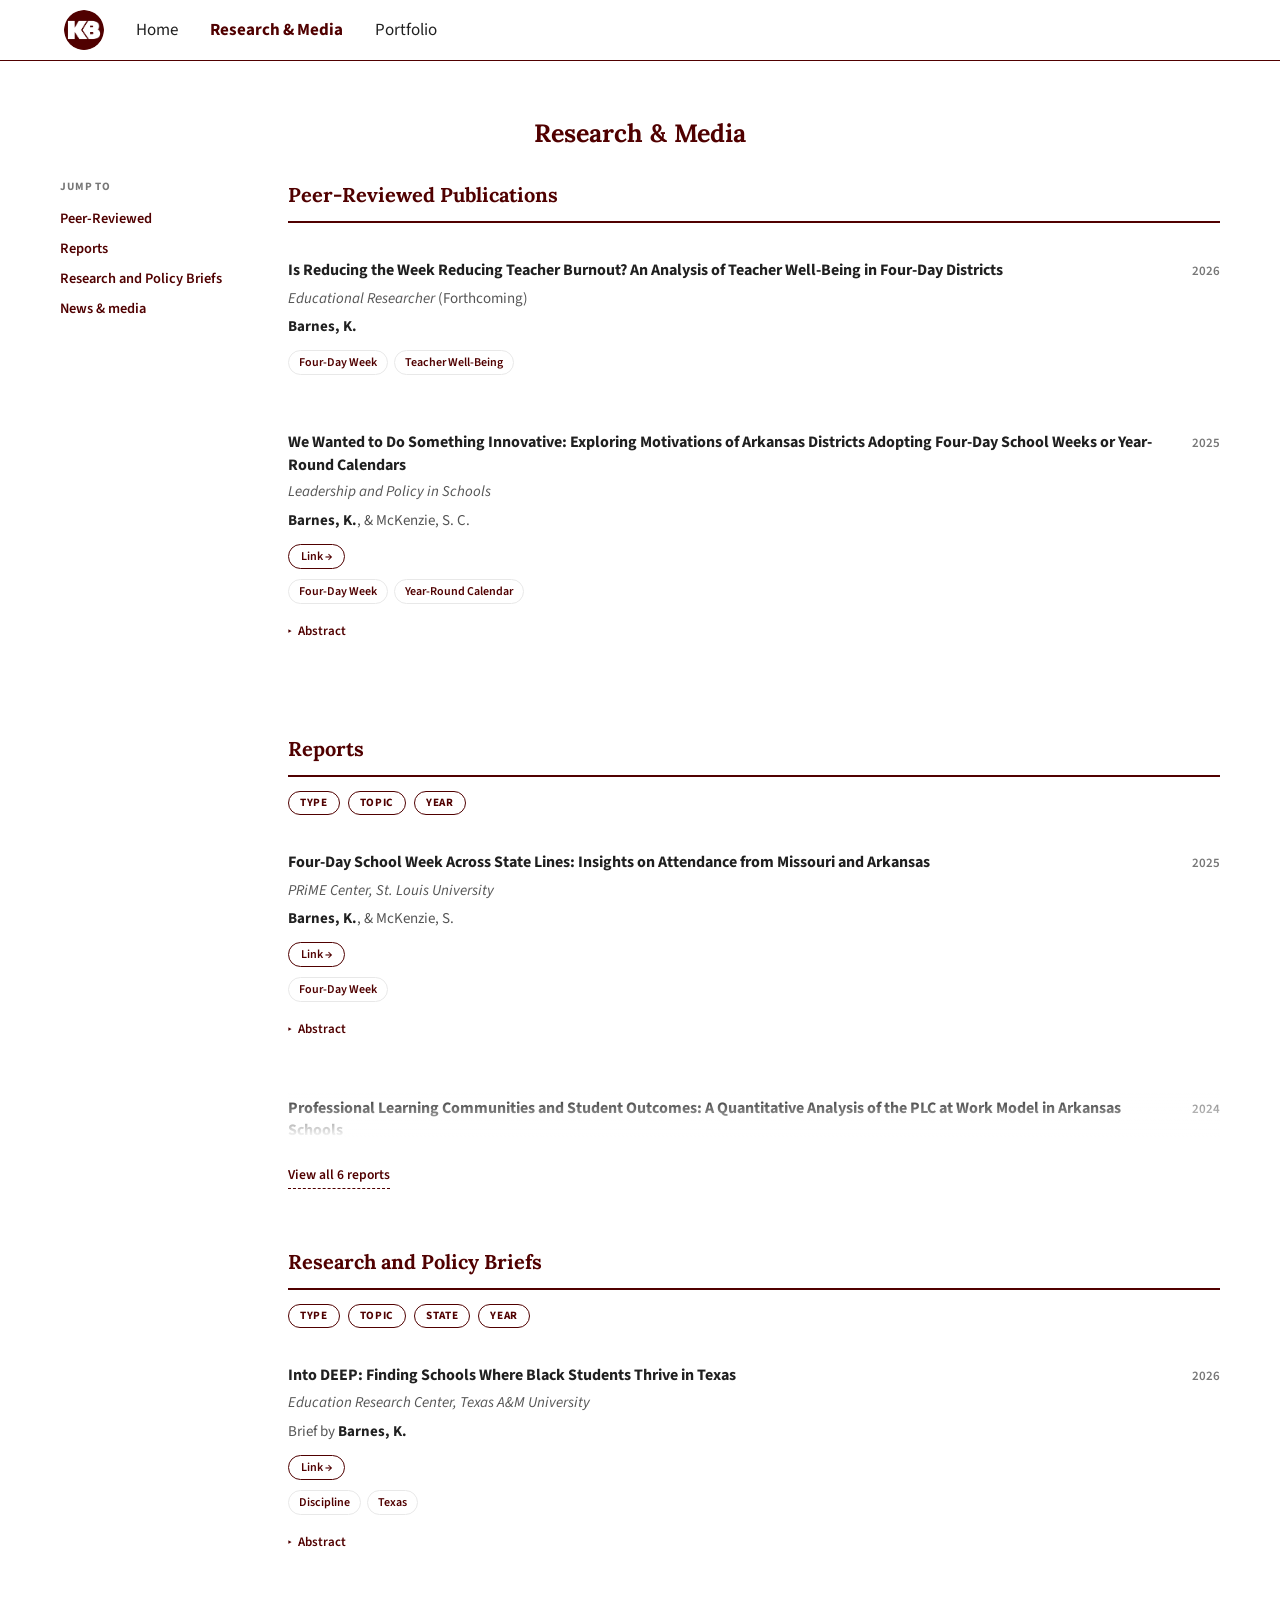
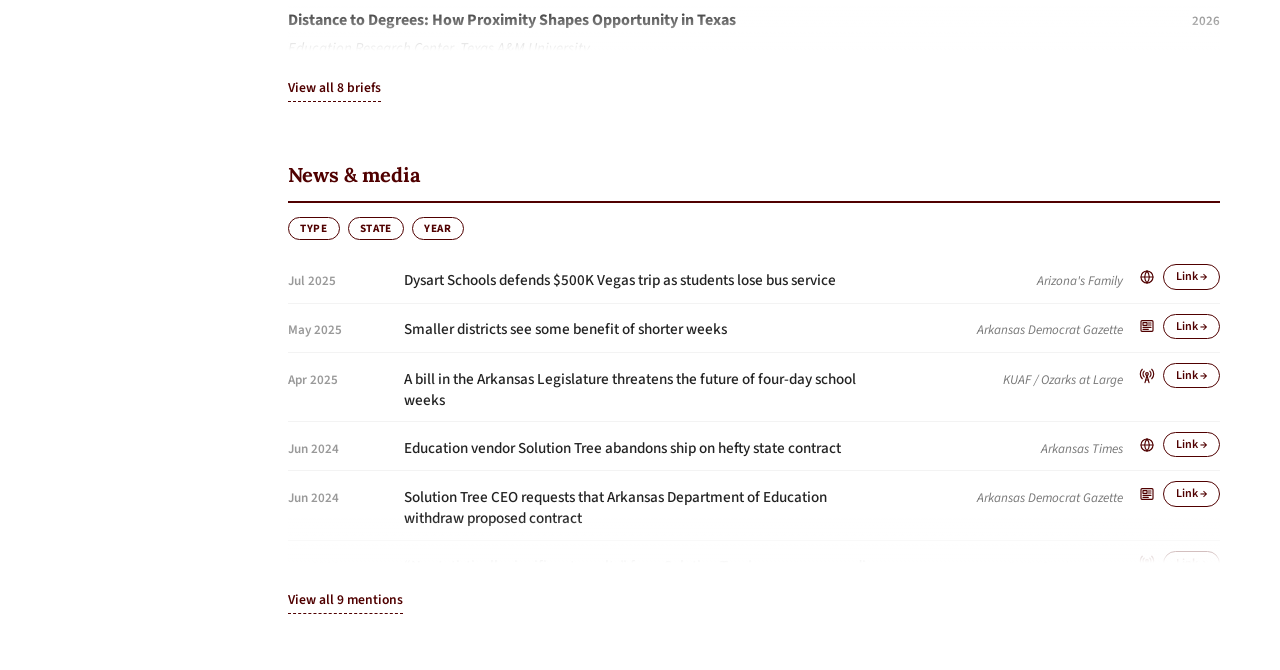
<file: research-media.html>
<!DOCTYPE html>
<html lang="en">
<head>
  <meta charset="UTF-8">
  <meta name="viewport" content="width=device-width, initial-scale=1.0">
  <title>Research &amp; Media | Kate Barnes, Ph.D.</title>
  <link rel="icon" type="image/png" href="assets/img/kb-logo.png">
  <link rel="stylesheet" href="style.css">
  <style>
    /* Jump-to sidebar */
    .research-jumpnav-label {
      font-family: 'Source Sans 3', sans-serif;
      font-size: 0.7rem; text-transform: uppercase; letter-spacing: 0.08em;
      color: #777; font-weight: 700; margin: 0 0 12px;
    }
    .research-jumpnav { display: flex; flex-direction: column; gap: 10px; }
    .research-jumpnav a {
      font-family: 'Source Sans 3', sans-serif; font-weight: 600; font-size: 0.9rem;
      color: #500000; text-decoration: none; line-height: 1.4;
    }
    .research-jumpnav a:hover { text-decoration: underline; }

    /* Offset anchor jump targets so sticky nav doesn't cover the heading */
    .pub-group { scroll-margin-top: 80px; }

    /* Per-section head with count */
    .pub-group-headrow {
      display: flex; justify-content: space-between; align-items: baseline; gap: 16px;
      border-bottom: 2px solid #500000; padding-bottom: 10px; margin-bottom: 14px;
    }
    .pub-group-headrow .pub-group-title {
      margin: 0; padding: 0; border-bottom: none; font-size: 1.25rem;
    }
    .pub-group-count {
      font-family: 'Source Sans 3', sans-serif; font-size: 0.78rem; color: #888; font-weight: 600;
      white-space: nowrap;
    }

    /* Per-section filters: row of category toggle buttons; clicking one reveals its
       option pills as a plain row directly below the bar. One category at a time. */
    .pub-group-filters {
      display: flex; flex-direction: column; gap: 8px; align-items: flex-start;
      margin: 0 0 14px; font-family: 'Source Sans 3', sans-serif;
    }
    .pub-filter-toggles { display: flex; flex-wrap: wrap; gap: 8px; align-items: center; }
    .pub-filter-toggle {
      font-family: 'Source Sans 3', sans-serif;
      font-size: 0.7rem; font-weight: 700;
      text-transform: uppercase; letter-spacing: 0.06em;
      padding: 3px 11px; border-radius: 20px;
      border: 1px solid #500000; background: transparent;
      color: #500000; cursor: pointer;
      line-height: 1.4;
    }
    .pub-filter-toggle[aria-expanded="true"] { background: #f3e9e9; }
    .pub-filter-toggle.has-filter { background: #500000; color: #fff; }
    /* Option pills for the active category, shown as a plain row below the toggles */
    .pub-filter-group {
      display: flex; flex-wrap: wrap; gap: 6px; align-items: center;
      width: 100%; padding-top: 8px;
      border-top: 1px solid #f0f0f0;
    }
    .pub-filter-group[hidden] { display: none; }
    .pub-group-filters .pub-filter-pill {
      font-family: 'Source Sans 3', sans-serif; font-size: 0.72rem; font-weight: 600;
      padding: 2px 9px; border-radius: 20px; border: 1px solid #e8e8e8;
      background: transparent; color: #500000; cursor: pointer;
      line-height: 1.4;
    }
    .pub-group-filters .pub-filter-pill:hover:not(.active) { border-color: #500000; }
    .pub-group-filters .pub-filter-pill.active { background: #500000; color: #fff; border-color: #500000; }

    /* Sub-topic pills (revealed when K-12 Education is selected) */
    .pub-subfilters {
      display: inline-flex; flex-wrap: wrap; gap: 6px;
      padding-left: 10px; margin-left: 2px;
      border-left: 2px solid #e8e8e8;
    }
    .pub-subfilters[hidden] { display: none; }
    .pub-subfilters .pub-filter-pill {
      font-size: 0.7rem; padding: 1px 8px;
      border-style: dashed;
    }
    .pub-subfilters .pub-filter-pill.active { border-style: solid; }

    /* Body height cap + fade-out */
    .pub-group-body {
      max-height: 320px; overflow: hidden; position: relative;
      transition: max-height 0.25s ease;
    }
    .pub-group-body.expanded { max-height: 6000px; }
    .pub-group-body:not(.expanded)::after {
      content: ''; position: absolute; left: 0; right: 0; bottom: 0; height: 56px;
      background: linear-gradient(180deg, rgba(255,255,255,0) 0%, #ffffff 80%);
      pointer-events: none;
    }
    .pub-expand-link {
      display: inline-block; margin-top: 12px;
      font-family: 'Source Sans 3', sans-serif; font-weight: 600; font-size: 0.85rem;
      color: #500000; background: none; border: none; cursor: pointer; padding: 4px 0;
      border-bottom: 1px dashed #500000;
    }
    .pub-expand-link:hover { color: #a04040; border-bottom-color: #a04040; }

    /* News row layout */
    .news-row {
      display: grid; grid-template-columns: 100px 1fr 220px auto; gap: 16px;
      align-items: baseline; padding: 10px 0; border-bottom: 1px solid #f3f3f3;
    }
    .news-row:last-child { border-bottom: none; }
    .news-date {
      font-family: 'Source Sans 3', sans-serif; color: #999; font-size: 0.82rem; font-weight: 600;
    }
    .news-title {
      font-family: 'Source Sans 3', sans-serif; font-size: 0.95rem; color: #222; font-weight: 500;
      line-height: 1.4;
    }
    .news-outlet {
      font-size: 0.82rem; color: #777; font-style: italic; text-align: right;
    }
    .news-link-wrap { display: inline-flex; align-items: center; gap: 8px; }
    .news-icon {
      display: inline-flex; align-items: center; justify-content: center;
      width: 16px; height: 16px; color: #500000;
    }
    .news-icon svg { width: 16px; height: 16px; display: block; }

    /* Responsive: collapse news row to stacked on narrow */
    @media (max-width: 768px) {
      .news-row {
        grid-template-columns: 1fr;
        gap: 4px; padding: 12px 0;
      }
      .news-outlet { text-align: left; }
    }
  </style>
</head>
<body>

  <nav id="site-nav">
    <div class="nav-inner">
      <a href="index.html" class="nav-logo" aria-label="Kate Barnes home">
        <img src="assets/img/kb-logo.png" alt="KB">
      </a>
      <button class="nav-toggle" id="nav-toggle" aria-label="Toggle navigation" aria-expanded="false">
        <span></span><span></span><span></span>
      </button>
      <ul class="nav-links" id="nav-links">
        <li><a href="index.html">Home</a></li>
        <li><a href="research-media.html">Research &amp; Media</a></li>
        <li><a href="portfolio.html">Portfolio</a></li>
      </ul>
    </div>
  </nav>

  <main>
    <div class="container">

      <div class="page-header page-header--center">
        <h1>Research &amp; Media</h1>
      </div>

      <div class="research-layout">

        <aside class="research-sidebar" aria-label="Jump to section">
          <p class="research-jumpnav-label">Jump to</p>
          <nav class="research-jumpnav">
            <a href="#peer-reviewed">Peer-Reviewed</a>
            <a href="#reports">Reports</a>
            <a href="#briefs">Research and Policy Briefs</a>
            <a href="#media">News &amp; media</a>
          </nav>
        </aside>

        <div class="research-content">

          <!-- PEER-REVIEWED PUBLICATIONS -->
          <section class="pub-group" id="peer-reviewed" data-section="peer-reviewed">
            <div class="pub-group-headrow">
              <h2 class="pub-group-title">Peer-Reviewed Publications</h2>
              <span class="pub-group-count"></span>
            </div>
            <div class="pub-group-body" data-no-cap>

              <article class="pub-item" data-type="peer-reviewed" data-year="2026" data-topics="four-day teacher-well-being" data-state="arkansas">
                <div class="pub-item-head">
                  <h3 class="pub-item-title">Is Reducing the Week Reducing Teacher Burnout? An Analysis of Teacher Well-Being in Four-Day Districts</h3>
                  <span class="pub-item-year">2026</span>
                </div>
                <div class="pub-item-venue"><em>Educational Researcher</em> (Forthcoming)</div>
                <div class="pub-item-authors"><strong>Barnes, K.</strong></div>
                <div class="pub-item-tags">
                  <span class="pub-tag">Four-Day Week</span>
                  <span class="pub-tag">Teacher Well-Being</span>
                </div>
              </article>

              <article class="pub-item" data-type="peer-reviewed" data-year="2025" data-topics="four-day year-round" data-state="arkansas">
                <div class="pub-item-head">
                  <h3 class="pub-item-title">We Wanted to Do Something Innovative: Exploring Motivations of Arkansas Districts Adopting Four-Day School Weeks or Year-Round Calendars</h3>
                  <span class="pub-item-year">2025</span>
                </div>
                <div class="pub-item-venue"><em>Leadership and Policy in Schools</em></div>
                <div class="pub-item-authors"><strong>Barnes, K.</strong>, &amp; McKenzie, S. C.</div>
                <div class="pub-item-btns">
                  <a href="https://doi.org/10.1080/15700763.2025.2491438" class="pub-btn" target="_blank" rel="noopener">Link &rarr;</a>
                </div>
                <div class="pub-item-tags">
                  <span class="pub-tag">Four-Day Week</span>
                  <span class="pub-tag">Year-Round Calendar</span>
                </div>
                <details class="pub-abstract">
                  <summary>Abstract</summary>
                  <div class="pub-abstract-body"><p>This study investigates Arkansas school districts&rsquo; motivations, challenges, and successes in adopting non-traditional school calendars, particularly four-day school weeks (4DSW) and year-round calendars (YRC). Using a qualitative thematic analysis, we interviewed twenty-three superintendents from districts that had chosen a 4DSW or YRC. Data analysis revealed nuanced insights into this transition&rsquo;s decision-making processes and outcomes. Principal motivators identified included increasing teacher recruitment and retention and aspirations for improved academic and well-being outcomes for educators and students. Noteworthy benefits reported by district leaders included reduced absenteeism, improved teacher morale, and increased opportunities for professional development. However, the transition to non-traditional calendars had challenges, such as heightened communication demands and the imperative for stakeholder collaboration. This study concludes by offering practical recommendations for districts contemplating similar shifts, emphasizing the importance of strategic planning and proactive stakeholder engagement.</p></div>
                </details>
              </article>

            </div>
          </section>

          <!-- REPORTS -->
          <section class="pub-group" id="reports" data-section="reports">
            <div class="pub-group-headrow">
              <h2 class="pub-group-title">Reports</h2>
              <span class="pub-group-count"></span>
            </div>
            <div class="pub-group-filters">
              <div class="pub-filter-toggles">
                <button class="pub-filter-toggle" type="button" data-target="rep-pubtype" aria-expanded="false">Type</button>
                <button class="pub-filter-toggle" type="button" data-target="rep-topics" aria-expanded="false">Topic</button>
                <button class="pub-filter-toggle" type="button" data-target="rep-year" aria-expanded="false">Year</button>
              </div>
              <div class="pub-filter-group" data-filter-key="pubtype" id="rep-pubtype" hidden>
                <button type="button" class="pub-filter-pill active" data-filter="all" aria-pressed="true">All</button>
                <button type="button" class="pub-filter-pill" data-filter="research">Research</button>
                <button type="button" class="pub-filter-pill" data-filter="policy">Policy</button>
              </div>
              <div class="pub-filter-group" data-filter-key="topics" id="rep-topics" hidden>
                <button type="button" class="pub-filter-pill active" data-filter="all" aria-pressed="true">All</button>
                <button type="button" class="pub-filter-pill" data-filter="four-day">4DSW</button>
                <button type="button" class="pub-filter-pill" data-filter="k12" data-reveals="k12-children-reports">K-12 Education</button>
                <span class="pub-subfilters" data-group="k12-children-reports" hidden>
                  <button type="button" class="pub-filter-pill" data-filter="plcs">PLCs</button>
                  <button type="button" class="pub-filter-pill" data-filter="year-round">Year-Round</button>
                  <button type="button" class="pub-filter-pill" data-filter="ell">ELL</button>
                  <button type="button" class="pub-filter-pill" data-filter="middle-grades">Middle Grades</button>
                  <button type="button" class="pub-filter-pill" data-filter="discipline">Discipline</button>
                  <button type="button" class="pub-filter-pill" data-filter="college-access">College Access</button>
                  <button type="button" class="pub-filter-pill" data-filter="cte">CTE</button>
                </span>
              </div>
              <div class="pub-filter-group" data-filter-key="year" id="rep-year" hidden>
                <button type="button" class="pub-filter-pill active" data-filter="all" aria-pressed="true">All</button>
                <button type="button" class="pub-filter-pill" data-filter="2025">2025</button>
                <button type="button" class="pub-filter-pill" data-filter="2024">2024</button>
                <button type="button" class="pub-filter-pill" data-filter="2023">2023</button>
                <button type="button" class="pub-filter-pill" data-filter="2022">2022</button>
              </div>
            </div>
            <div class="pub-group-body">

              <article class="pub-item" data-type="report" data-pubtype="research" data-year="2025" data-topics="four-day" data-state="arkansas">
                <div class="pub-item-head">
                  <h3 class="pub-item-title">Four-Day School Week Across State Lines: Insights on Attendance from Missouri and Arkansas</h3>
                  <span class="pub-item-year">2025</span>
                </div>
                <div class="pub-item-venue"><em>PRiME Center, St. Louis University</em></div>
                <div class="pub-item-authors"><strong>Barnes, K.</strong>, &amp; McKenzie, S.</div>
                <div class="pub-item-btns">
                  <a href="https://www.slu.edu/education/research/prime-center/education-reports.php" class="pub-btn" target="_blank" rel="noopener">Link &rarr;</a>
                </div>
                <div class="pub-item-tags">
                  <span class="pub-tag">Four-Day Week</span>
                </div>
                <details class="pub-abstract">
                  <summary>Abstract</summary>
                  <div class="pub-abstract-body"><p>The four-day school week (4DSW) has gained traction as a policy intervention in rural districts across the United States, often proposed as a strategy to improve student attendance by providing families with greater flexibility for appointments and other commitments. This report investigates the impact of 4DSW adoption on student attendance in Missouri and Arkansas&mdash;two states with distinct experiences in implementing this model. Using quasi-experimental methods, we analyze longitudinal attendance data to determine if the shift to a shortened week yields consistent improvements in student engagement. Our results reveal divergent outcomes: in Missouri, where the 4DSW model is well-established, we find no significant impact on overall student attendance. Conversely, in Arkansas, where adoption is more recent, we observe small but statistically significant improvements in attendance, particularly among economically disadvantaged students; however, these gains tend to diminish over time. These findings suggest that while the 4DSW may offer localized, short-term benefits in some contexts, it should not be viewed as a reliable or standalone solution for improving student attendance.</p></div>
                </details>
              </article>

              <article class="pub-item" data-type="report" data-pubtype="policy" data-year="2024" data-topics="plcs k12" data-state="arkansas">
                <div class="pub-item-head">
                  <h3 class="pub-item-title">Professional Learning Communities and Student Outcomes: A Quantitative Analysis of the PLC at Work Model in Arkansas Schools</h3>
                  <span class="pub-item-year">2024</span>
                </div>
                <div class="pub-item-venue"><em>Office for Education Policy, University of Arkansas</em></div>
                <div class="pub-item-authors"><strong>Barnes, K.</strong>, &amp; McKenzie, S.</div>
                <div class="pub-item-btns">
                  <a href="https://oep.uark.edu/arkansas-education-reports/" class="pub-btn" target="_blank" rel="noopener">Link &rarr;</a>
                </div>
                <div class="pub-item-tags">
                  <span class="pub-tag">PLCs</span>
                </div>
                <details class="pub-abstract">
                  <summary>Abstract</summary>
                  <div class="pub-abstract-body"><p>This study evaluates the impact of the Professional Learning Communities (PLC) at Work model on student achievement and growth in Arkansas schools. Implemented through a partnership between the Arkansas Department of Education and Solution Tree, the program promotes collaborative professional development among educators. Using a matching process and an event study framework, we analyze longitudinal data on student performance in English Language Arts (ELA) and mathematics from multiple cohorts of schools. The overall results reveal mixed outcomes. While no statistically significant improvements were observed in overall student achievement or growth, there were concerning trends for economically disadvantaged students. This subgroup exhibited consistent negative associations with program participation, particularly in mathematics, suggesting the PLC at Work model may not be positively impacting these students. Additionally, while some cohorts showed temporary positive effects in ELA growth, these did not persist. The results raise concerns about the program&rsquo;s current effectiveness and suggest a need for enhanced oversight and accountability. The study contributes valuable insights for policymakers and educators aiming to leverage professional development initiatives to enhance student outcomes.</p></div>
                </details>
              </article>

              <article class="pub-item" data-type="report" data-pubtype="policy" data-year="2023" data-topics="four-day year-round k12" data-state="arkansas">
                <div class="pub-item-head">
                  <h3 class="pub-item-title">Exploring Academic Outcomes in Arkansas Schools: A Study of Four-Day School Week and Year-Round Calendar Districts</h3>
                  <span class="pub-item-year">2023</span>
                </div>
                <div class="pub-item-venue"><em>Office for Education Policy, University of Arkansas</em></div>
                <div class="pub-item-authors"><strong>Barnes, K.</strong>, &amp; McKenzie, S.</div>
                <div class="pub-item-btns">
                  <a href="https://oep.uark.edu/arkansas-education-reports/" class="pub-btn" target="_blank" rel="noopener">Link &rarr;</a>
                </div>
                <div class="pub-item-tags">
                  <span class="pub-tag">Four-Day Week</span>
                  <span class="pub-tag">Year-Round Calendar</span>
                </div>
                <details class="pub-abstract">
                  <summary>Abstract</summary>
                  <div class="pub-abstract-body"><p>In 2021, Arkansas&rsquo;s state legislature passed Act 688 allowing school districts to adopt non-traditional calendars. Districts could choose from four calendar options: traditional, four-day school weeks (4DSW), year-round calendar (YRC), and alternative. During the 2022&ndash;23 school year, 33 districts adopted new calendars; twenty-seven districts operated using a 4DSW, and six used a YRC. Several more districts adopted 4DSW in the 2023&ndash;24 school year. At present, thirty-four Arkansas districts use a 4DSW. This report used publicly available data from the Arkansas Department of Education to explore the relationship between adoption of a 4DSW or YRC and the following student outcomes: academic growth, academic achievement, and absenteeism. Using a quantitative analysis of multiple cohorts, the study found positive, and statistically significant results in student value-added growth in literacy for districts that adopted a 4DSW. Outside of this result, there were no discernable positive or negative effects for districts that adopted a 4DSW. Districts that adopted YRC, however, experienced more negative and statistically significant results. The findings underscore the complexity of non-traditional calendar adoption and the need for further research, particularly exploring individual district implementation strategies.</p></div>
                </details>
              </article>

              <article class="pub-item" data-type="report" data-pubtype="policy" data-year="2023" data-topics="ell k12" data-state="arkansas">
                <div class="pub-item-head">
                  <h3 class="pub-item-title">English Language Learners and Their Postsecondary Education Outcomes: Evidence from Arkansas</h3>
                  <span class="pub-item-year">2023</span>
                </div>
                <div class="pub-item-venue"><em>Department of Education Reform, University of Arkansas</em></div>
                <div class="pub-item-authors">Djita, R., <strong>Barnes, K.</strong>, &amp; McKenzie, S.</div>
                <div class="pub-item-btns">
                  <a href="https://edre.uark.edu/research/working-papers/" class="pub-btn" target="_blank" rel="noopener">Link &rarr;</a>
                </div>
                <div class="pub-item-tags">
                  <span class="pub-tag">ELL</span>
                </div>
                <details class="pub-abstract">
                  <summary>Abstract</summary>
                  <div class="pub-abstract-body"><p>Nearly 10% of students enrolled in public schools in the U.S. are identified as English Language Learners (ELLs). The population of ELL students is expected to continue to rise, therefore research about ELLs is both timely and essential. An increasing body of literature addresses the experience and outcomes of ELLs in the context of both K&ndash;12 and postsecondary education. Most studies, however, focus on California, Texas, Florida, and New York (Aguilar, 2010; Callahan et al., 2023; Flores, Batalova &amp; Fix, 2012) presenting a need for more research to make state-by-state comparisons especially from rural states that have become new destinations for many immigrant families. This study seeks to understand the postsecondary enrollment trends of ELL students in Arkansas. Using administrative data from the Arkansas Department of Education and the National Student Clearinghouse, we found that ELLs in Arkansas are less likely to attend postsecondary institutions compared to native English speakers. Results vary by urbanicity and socioeconomic status. Similar themes appear when analyzing the types of postsecondary institutions that ELLs enrolled in after high school graduation. We conclude our analysis by providing discussions and policy recommendations based on the results.</p></div>
                </details>
              </article>

              <article class="pub-item" data-type="report" data-pubtype="policy" data-year="2023" data-topics="four-day year-round k12" data-state="arkansas">
                <div class="pub-item-head">
                  <h3 class="pub-item-title">We Wanted to Do Something Innovative: Exploring Motivations of Arkansas Districts Adopting Four-Day School Weeks or Year-Round Calendars</h3>
                  <span class="pub-item-year">2023</span>
                </div>
                <div class="pub-item-venue"><em>Office for Education Policy, University of Arkansas</em></div>
                <div class="pub-item-authors"><strong>Barnes, K.</strong>, &amp; McKenzie, S.</div>
                <div class="pub-item-btns">
                  <a href="https://oep.uark.edu/arkansas-education-reports/" class="pub-btn" target="_blank" rel="noopener">Link &rarr;</a>
                </div>
                <div class="pub-item-tags">
                  <span class="pub-tag">Four-Day Week</span>
                  <span class="pub-tag">Year-Round Calendar</span>
                </div>
                <details class="pub-abstract">
                  <summary>Abstract</summary>
                  <div class="pub-abstract-body"><p>Report version of the peer-reviewed publication on superintendent motivations for calendar adoption, written for practitioner and policymaker audiences.</p></div>
                </details>
              </article>

              <article class="pub-item" data-type="report" data-pubtype="policy" data-year="2022" data-topics="middle-grades k12" data-state="arkansas">
                <div class="pub-item-head">
                  <h3 class="pub-item-title">Movin' On Up: An Examination of Value-Added Growth During School Transition Years in Arkansas</h3>
                  <span class="pub-item-year">2022</span>
                </div>
                <div class="pub-item-venue"><em>Office for Education Policy, University of Arkansas</em></div>
                <div class="pub-item-authors"><strong>Barnes, K.</strong>, McKenzie, S., &amp; Reid, C.</div>
                <div class="pub-item-btns">
                  <a href="https://oep.uark.edu/arkansas-education-reports/" class="pub-btn" target="_blank" rel="noopener">Link &rarr;</a>
                </div>
                <div class="pub-item-tags">
                  <span class="pub-tag">Middle Grades</span>
                </div>
                <details class="pub-abstract">
                  <summary>Abstract</summary>
                  <div class="pub-abstract-body"><p>Finds that students in Arkansas experience a dip in value-added growth during building-transition years (e.g., moving from elementary to middle school), with effects concentrated among students in larger schools.</p></div>
                </details>
              </article>

            </div>
            <button type="button" class="pub-expand-link" data-expand>View all 6 reports</button>
          </section>

          <!-- RESEARCH AND POLICY BRIEFS -->
          <section class="pub-group" id="briefs" data-section="briefs">
            <div class="pub-group-headrow">
              <h2 class="pub-group-title">Research and Policy Briefs</h2>
              <span class="pub-group-count"></span>
            </div>
            <div class="pub-group-filters">
              <div class="pub-filter-toggles">
                <button class="pub-filter-toggle" type="button" data-target="br-pubtype" aria-expanded="false">Type</button>
                <button class="pub-filter-toggle" type="button" data-target="br-topics" aria-expanded="false">Topic</button>
                <button class="pub-filter-toggle" type="button" data-target="br-state" aria-expanded="false">State</button>
                <button class="pub-filter-toggle" type="button" data-target="br-year" aria-expanded="false">Year</button>
              </div>
              <div class="pub-filter-group" data-filter-key="pubtype" id="br-pubtype" hidden>
                <button type="button" class="pub-filter-pill active" data-filter="all" aria-pressed="true">All</button>
                <button type="button" class="pub-filter-pill" data-filter="research">Research</button>
                <button type="button" class="pub-filter-pill" data-filter="policy">Policy</button>
              </div>
              <div class="pub-filter-group" data-filter-key="topics" id="br-topics" hidden>
                <button type="button" class="pub-filter-pill active" data-filter="all" aria-pressed="true">All</button>
                <button type="button" class="pub-filter-pill" data-filter="four-day">4DSW</button>
                <button type="button" class="pub-filter-pill" data-filter="k12" data-reveals="k12-children-briefs">K-12 Education</button>
                <span class="pub-subfilters" data-group="k12-children-briefs" hidden>
                  <button type="button" class="pub-filter-pill" data-filter="plcs">PLCs</button>
                  <button type="button" class="pub-filter-pill" data-filter="year-round">Year-Round</button>
                  <button type="button" class="pub-filter-pill" data-filter="ell">ELL</button>
                  <button type="button" class="pub-filter-pill" data-filter="middle-grades">Middle Grades</button>
                  <button type="button" class="pub-filter-pill" data-filter="discipline">Discipline</button>
                  <button type="button" class="pub-filter-pill" data-filter="college-access">College Access</button>
                  <button type="button" class="pub-filter-pill" data-filter="cte">CTE</button>
                </span>
              </div>
              <div class="pub-filter-group" data-filter-key="state" id="br-state" hidden>
                <button type="button" class="pub-filter-pill active" data-filter="all" aria-pressed="true">All</button>
                <button type="button" class="pub-filter-pill" data-filter="arkansas">AR</button>
                <button type="button" class="pub-filter-pill" data-filter="texas">TX</button>
              </div>
              <div class="pub-filter-group" data-filter-key="year" id="br-year" hidden>
                <button type="button" class="pub-filter-pill active" data-filter="all" aria-pressed="true">All</button>
                <button type="button" class="pub-filter-pill" data-filter="2026">2026</button>
                <button type="button" class="pub-filter-pill" data-filter="2024">2024</button>
                <button type="button" class="pub-filter-pill" data-filter="2023">2023</button>
                <button type="button" class="pub-filter-pill" data-filter="2022">2022</button>
              </div>
            </div>
            <div class="pub-group-body">

              <article class="pub-item" data-type="brief" data-pubtype="research" data-year="2026" data-topics="discipline k12" data-state="texas">
                <div class="pub-item-head">
                  <h3 class="pub-item-title">Into DEEP: Finding Schools Where Black Students Thrive in Texas</h3>
                  <span class="pub-item-year">2026</span>
                </div>
                <div class="pub-item-venue"><em>Education Research Center, Texas A&amp;M University</em></div>
                <div class="pub-item-authors">Brief by <strong>Barnes, K.</strong></div>
                <div class="pub-item-btns">
                  <a href="https://drive.google.com/file/d/1iCj8nSfxCk-AhtaGZ4ip64VTmxX4E60d/preview" class="pub-btn" target="_blank" rel="noopener">Link &rarr;</a>
                </div>
                <div class="pub-item-tags">
                  <span class="pub-tag">Discipline</span>
                  <span class="pub-tag">Texas</span>
                </div>
                <details class="pub-abstract">
                  <summary>Abstract</summary>
                  <div class="pub-abstract-body"><p>Black students in Texas experience the highest suspension rates among all racial groups and consistently perform below their peers on state assessments. Research shows these two problems are connected. This brief identifies urban schools in Texas that have achieved high academic performance while maintaining proportional suspension rates for Black students.</p><p>Using state and federal data from 2020&ndash;2021, researchers found that only 87 of 3,988 urban schools in Texas (2%) met both benchmarks. These schools, called DEEP schools (Disciplinary Excellence and Exemplary Performance), were mostly located near the Texas-Mexico border and in and around Houston and Dallas. They had more diverse teachers than average, but most did not have full-time counselors, social workers, or psychologists. These results show what Black students in Texas can achieve and point to where more support is needed.</p></div>
                </details>
              </article>

              <article class="pub-item" data-type="brief" data-pubtype="research" data-year="2026" data-topics="college-access k12" data-state="texas">
                <div class="pub-item-head">
                  <h3 class="pub-item-title">Distance to Degrees: How Proximity Shapes Opportunity in Texas</h3>
                  <span class="pub-item-year">2026</span>
                </div>
                <div class="pub-item-venue"><em>Education Research Center, Texas A&amp;M University</em></div>
                <div class="pub-item-authors">Brief by <strong>Barnes, K.</strong></div>
                <div class="pub-item-btns">
                  <a href="https://drive.google.com/file/d/1K8EAAKQFPTTTKBcQ1lChlZ0_nUhF3Ue_/preview" class="pub-btn" target="_blank" rel="noopener">Link &rarr;</a>
                </div>
                <div class="pub-item-tags">
                  <span class="pub-tag">College Access</span>
                  <span class="pub-tag">Texas</span>
                </div>
                <details class="pub-abstract">
                  <summary>Abstract</summary>
                  <div class="pub-abstract-body"><p>Community colleges are a key pathway to higher education, but many students live too far to attend. This brief explores how driving distance to public colleges affects college enrollment and degree completion in Texas. It highlights that Hispanic, Black, and lower-income students are most impacted when access is limited.</p><p>Using data from all Texas public high school graduates (2013&ndash;2017), researchers found that students living more than 30 minutes from a community college are less likely to enroll or complete degrees. While White and higher-income students often select four-year schools, Hispanic, Black, and lower-income students are more likely to forgo college, thereby widening degree gaps up to eight years after graduation.</p></div>
                </details>
              </article>

              <article class="pub-item" data-type="brief" data-pubtype="research" data-year="2026" data-topics="college-access k12" data-state="texas">
                <div class="pub-item-head">
                  <h3 class="pub-item-title">Can Intensive Advising Open Doors to Selective Colleges? Evidence from the EMERGE Fellowship</h3>
                  <span class="pub-item-year">2026</span>
                </div>
                <div class="pub-item-venue"><em>Education Research Center, Texas A&amp;M University</em></div>
                <div class="pub-item-authors">Brief by <strong>Barnes, K.</strong></div>
                <div class="pub-item-btns">
                  <a href="https://drive.google.com/file/d/1E4cTdMhhNW2GoMBjNPA_S7MPd_4kjTiA/preview" class="pub-btn" target="_blank" rel="noopener">Link &rarr;</a>
                </div>
                <div class="pub-item-tags">
                  <span class="pub-tag">College Access</span>
                  <span class="pub-tag">Texas</span>
                </div>
                <details class="pub-abstract">
                  <summary>Abstract</summary>
                  <div class="pub-abstract-body"><p>High-achieving low-income and first-generation students apply to selective colleges far less than wealthier peers with similar levels of academic achievement. Those attending less selective colleges graduate at lower rates and earn less. For students with limited resources, this access gap can shape their future.</p><p>This brief draws on a study of the EMERGE Fellowship, a multi-year college-access program serving students in a large urban school district in Texas. Using a rigorous cutoff-based research design, researchers found that EMERGE students were more likely to apply to selective colleges, submit more applications, and enroll at institutions with stronger graduation outcomes. The findings suggest that sustained, personalized advising can facilitate selective college outcomes for students from socioeconomically marginalized backgrounds.</p></div>
                </details>
              </article>

              <article class="pub-item" data-type="brief" data-pubtype="policy" data-year="2024" data-topics="plcs k12" data-state="arkansas">
                <div class="pub-item-head">
                  <h3 class="pub-item-title">Professional Learning Communities and Student Outcomes</h3>
                  <span class="pub-item-year">2024</span>
                </div>
                <div class="pub-item-venue"><em>Office for Education Policy, University of Arkansas</em></div>
                <div class="pub-item-authors"><strong>Barnes, K.</strong>, &amp; McKenzie, S.</div>
                <div class="pub-item-btns">
                  <a href="https://oep.uark.edu/policy-briefs/" class="pub-btn" target="_blank" rel="noopener">Link &rarr;</a>
                </div>
                <div class="pub-item-tags"><span class="pub-tag">PLCs</span></div>
                <details class="pub-abstract">
                  <summary>Abstract</summary>
                  <div class="pub-abstract-body"><p>This study evaluates the impact of Solution Tree&rsquo;s Professional Learning Communities (PLC) at Work model on the academic achievement and growth of students in Arkansas schools. It provides the first large-scale evaluation of the PLC at Work model&rsquo;s effectiveness in improving student academic outcomes. Using publicly available data from the Arkansas Department of Education (ADE), the analysis uses a two-stage matching process and an event study framework to determine the effectiveness of PLC at Work across six cohorts. The findings hold significant implications for policymakers, educators, and researchers interested in leveraging professional development to enhance educational practices and student outcomes. Overall, we find no statistically significant impacts on student achievement or value-added growth, suggesting that the PLC at Work model may not improve academic outcomes for Arkansas students.</p></div>
                </details>
              </article>

              <article class="pub-item" data-type="brief" data-pubtype="policy" data-year="2023" data-topics="four-day year-round k12" data-state="arkansas">
                <div class="pub-item-head">
                  <h3 class="pub-item-title">Four-Day School Week and Year-Round Calendar Academic Outcomes</h3>
                  <span class="pub-item-year">2023</span>
                </div>
                <div class="pub-item-venue"><em>Office for Education Policy, University of Arkansas</em></div>
                <div class="pub-item-authors"><strong>Barnes, K.</strong>, &amp; McKenzie, S.</div>
                <div class="pub-item-btns">
                  <a href="https://oep.uark.edu/policy-briefs/" class="pub-btn" target="_blank" rel="noopener">Link &rarr;</a>
                </div>
                <div class="pub-item-tags">
                  <span class="pub-tag">Four-Day Week</span>
                  <span class="pub-tag">Year-Round Calendar</span>
                </div>
                <details class="pub-abstract">
                  <summary>Abstract</summary>
                  <div class="pub-abstract-body"><p>This brief provides an overview of the findings from a research report examining the academic outcomes of Arkansas school districts using a four-day school week or year-round calendar. We aim to shed light on trends related to academic outcomes. We assess the impacts of recent calendar changes in this context and make recommendations.</p></div>
                </details>
              </article>

              <article class="pub-item" data-type="brief" data-pubtype="policy" data-year="2023" data-topics="cte k12" data-state="arkansas">
                <div class="pub-item-head">
                  <h3 class="pub-item-title">Arkansas LEARNS Report 4A: Arkansas's Career and Technical Education (CTE) Programs</h3>
                  <span class="pub-item-year">2023</span>
                </div>
                <div class="pub-item-venue"><em>Office for Education Policy, University of Arkansas</em></div>
                <div class="pub-item-authors"><strong>Barnes, K.</strong>, &amp; McGee, J.</div>
                <div class="pub-item-btns">
                  <a href="https://oep.uark.edu/policy-briefs/" class="pub-btn" target="_blank" rel="noopener">Link &rarr;</a>
                </div>
                <div class="pub-item-tags"><span class="pub-tag">CTE</span></div>
                <details class="pub-abstract">
                  <summary>Abstract</summary>
                  <div class="pub-abstract-body"><p>Commissioned analysis of CTE program reach and outcomes in Arkansas under the Arkansas LEARNS Act framework.</p></div>
                </details>
              </article>

              <article class="pub-item" data-type="brief" data-pubtype="policy" data-year="2023" data-topics="four-day year-round k12" data-state="arkansas">
                <div class="pub-item-head">
                  <h3 class="pub-item-title">Motivations for Adopting Alternative Calendars</h3>
                  <span class="pub-item-year">2023</span>
                </div>
                <div class="pub-item-venue"><em>Office for Education Policy, University of Arkansas</em></div>
                <div class="pub-item-authors"><strong>Barnes, K.</strong>, &amp; McKenzie, S.</div>
                <div class="pub-item-btns">
                  <a href="https://oep.uark.edu/policy-briefs/" class="pub-btn" target="_blank" rel="noopener">Link &rarr;</a>
                </div>
                <div class="pub-item-tags">
                  <span class="pub-tag">Four-Day Week</span>
                  <span class="pub-tag">Year-Round Calendar</span>
                </div>
                <details class="pub-abstract">
                  <summary>Abstract</summary>
                  <div class="pub-abstract-body"><p>This brief provides an overview of the motivations for Arkansas school districts adopting a four-day school week or year-round calendar. In addition to examining these motivations, this brief provides an overview of the districts adopting non-traditional calendars and policy recommendations for districts and communities considering changing calendars.</p></div>
                </details>
              </article>

              <article class="pub-item" data-type="brief" data-pubtype="policy" data-year="2022" data-topics="middle-grades k12" data-state="arkansas">
                <div class="pub-item-head">
                  <h3 class="pub-item-title">School Transitions and Value-Added Growth</h3>
                  <span class="pub-item-year">2022</span>
                </div>
                <div class="pub-item-venue"><em>Office for Education Policy, University of Arkansas</em></div>
                <div class="pub-item-authors"><strong>Barnes, K.</strong>, McKenzie, S., &amp; Reid, C.</div>
                <div class="pub-item-btns">
                  <a href="https://oep.uark.edu/policy-briefs/" class="pub-btn" target="_blank" rel="noopener">Link &rarr;</a>
                </div>
                <div class="pub-item-tags"><span class="pub-tag">Middle Grades</span></div>
                <details class="pub-abstract">
                  <summary>Abstract</summary>
                  <div class="pub-abstract-body"><p>In this brief, we examine grade-level value-added growth scores during the years that students transition upward to a new building. We used five years of publicly available growth data to compare and make predictions about a grade&rsquo;s value-added growth for mathematics and ELA during a transition year. We find that transitioning schools in 6th and 7th grade continually has an impact on value-added growth scores.</p></div>
                </details>
              </article>

            </div>
            <button type="button" class="pub-expand-link" data-expand>View all 8 briefs</button>
          </section>

          <!-- NEWS & MEDIA -->
          <section class="pub-group" id="media" data-section="media">
            <div class="pub-group-headrow">
              <h2 class="pub-group-title">News &amp; media</h2>
              <span class="pub-group-count"></span>
            </div>
            <div class="pub-group-filters">
              <div class="pub-filter-toggles">
                <button class="pub-filter-toggle" type="button" data-target="md-mtype" aria-expanded="false">Type</button>
                <button class="pub-filter-toggle" type="button" data-target="md-state" aria-expanded="false">State</button>
                <button class="pub-filter-toggle" type="button" data-target="md-year" aria-expanded="false">Year</button>
              </div>
              <div class="pub-filter-group" data-filter-key="mtype" id="md-mtype" hidden>
                <button type="button" class="pub-filter-pill active" data-filter="all" aria-pressed="true">All</button>
                <button type="button" class="pub-filter-pill" data-filter="newspaper">Newspaper</button>
                <button type="button" class="pub-filter-pill" data-filter="radio">Radio</button>
                <button type="button" class="pub-filter-pill" data-filter="online">Online article</button>
                <button type="button" class="pub-filter-pill" data-filter="press-mention">Press mention</button>
                <button type="button" class="pub-filter-pill" data-filter="interview">Interview</button>
              </div>
              <div class="pub-filter-group" data-filter-key="state" id="md-state" hidden>
                <button type="button" class="pub-filter-pill active" data-filter="all" aria-pressed="true">All</button>
                <button type="button" class="pub-filter-pill" data-filter="arkansas">AR</button>
                <button type="button" class="pub-filter-pill" data-filter="arizona">AZ</button>
              </div>
              <div class="pub-filter-group" data-filter-key="year" id="md-year" hidden>
                <button type="button" class="pub-filter-pill active" data-filter="all" aria-pressed="true">All</button>
                <button type="button" class="pub-filter-pill" data-filter="2025">2025</button>
                <button type="button" class="pub-filter-pill" data-filter="2024">2024</button>
                <button type="button" class="pub-filter-pill" data-filter="2023">2023</button>
              </div>
            </div>
            <div class="pub-group-body">

              <div class="news-row" data-year="2025" data-state="arizona" data-mtype="online interview">
                <span class="news-date">Jul 2025</span>
                <span class="news-title">Dysart Schools defends $500K Vegas trip as students lose bus service</span>
                <span class="news-outlet">Arizona's Family</span>
                <span class="news-link-wrap">
                  <span class="news-icon" title="Online article" aria-label="Online article"><svg viewBox="0 0 24 24" fill="none" stroke="currentColor" stroke-width="1.75" stroke-linecap="round" stroke-linejoin="round" aria-hidden="true"><circle cx="12" cy="12" r="9"/><path d="M3 12h18"/><path d="M12 3a13.5 13.5 0 0 1 0 18"/><path d="M12 3a13.5 13.5 0 0 0 0 18"/></svg></span>
                  <a href="https://www.azfamily.com/2024/07/dysart-schools-defends-500k-vegas-trip-as-students-lose-bus-service/" class="pub-btn" target="_blank" rel="noopener">Link &rarr;</a>
                </span>
              </div>

              <div class="news-row" data-year="2025" data-state="arkansas" data-mtype="newspaper press-mention">
                <span class="news-date">May 2025</span>
                <span class="news-title">Smaller districts see some benefit of shorter weeks</span>
                <span class="news-outlet">Arkansas Democrat Gazette</span>
                <span class="news-link-wrap">
                  <span class="news-icon" title="Newspaper" aria-label="Newspaper"><svg viewBox="0 0 24 24" fill="none" stroke="currentColor" stroke-width="1.75" stroke-linecap="round" stroke-linejoin="round" aria-hidden="true"><rect x="3" y="4" width="18" height="16" rx="1.5"/><rect x="6" y="7" width="6" height="4"/><line x1="14" y1="7.5" x2="18" y2="7.5"/><line x1="14" y1="10.5" x2="18" y2="10.5"/><line x1="6" y1="14" x2="18" y2="14"/><line x1="6" y1="17" x2="14" y2="17"/></svg></span>
                  <a href="https://www.arkansasonline.com/news/2025/may/smaller-districts-see-some-benefit-of-shorter-weeks/" class="pub-btn" target="_blank" rel="noopener">Link &rarr;</a>
                </span>
              </div>

              <div class="news-row" data-year="2025" data-state="arkansas" data-mtype="radio interview">
                <span class="news-date">Apr 2025</span>
                <span class="news-title">A bill in the Arkansas Legislature threatens the future of four-day school weeks</span>
                <span class="news-outlet">KUAF / Ozarks at Large</span>
                <span class="news-link-wrap">
                  <span class="news-icon" title="Radio" aria-label="Radio"><svg viewBox="0 0 24 24" fill="none" stroke="currentColor" stroke-width="1.75" stroke-linecap="round" stroke-linejoin="round" aria-hidden="true"><path d="M4.9 16.1A10 10 0 0 1 4.9 1.9"/><path d="M7.8 4.7a6 6 0 0 0 0 8.6"/><circle cx="12" cy="9" r="2"/><path d="M16.2 4.7a6 6 0 0 1 0 8.6"/><path d="M19.1 1.9a10 10 0 0 1 0 14.2"/><path d="m9 22 3-11 3 11"/><path d="M10 18h4"/></svg></span>
                  <a href="https://www.kuaf.com/education/2025-04/bill-arkansas-legislature-threatens-future-four-day-school-weeks" class="pub-btn" target="_blank" rel="noopener">Link &rarr;</a>
                </span>
              </div>

              <div class="news-row" data-year="2024" data-state="arkansas" data-mtype="online press-mention">
                <span class="news-date">Jun 2024</span>
                <span class="news-title">Education vendor Solution Tree abandons ship on hefty state contract</span>
                <span class="news-outlet">Arkansas Times</span>
                <span class="news-link-wrap">
                  <span class="news-icon" title="Online article" aria-label="Online article"><svg viewBox="0 0 24 24" fill="none" stroke="currentColor" stroke-width="1.75" stroke-linecap="round" stroke-linejoin="round" aria-hidden="true"><circle cx="12" cy="12" r="9"/><path d="M3 12h18"/><path d="M12 3a13.5 13.5 0 0 1 0 18"/><path d="M12 3a13.5 13.5 0 0 0 0 18"/></svg></span>
                  <a href="https://arktimes.com/arkansas-blog/2024/06/education-vendor-solution-tree-abandons-ship-on-hefty-state-contract" class="pub-btn" target="_blank" rel="noopener">Link &rarr;</a>
                </span>
              </div>

              <div class="news-row" data-year="2024" data-state="arkansas" data-mtype="newspaper press-mention">
                <span class="news-date">Jun 2024</span>
                <span class="news-title">Solution Tree CEO requests that Arkansas Department of Education withdraw proposed contract</span>
                <span class="news-outlet">Arkansas Democrat Gazette</span>
                <span class="news-link-wrap">
                  <span class="news-icon" title="Newspaper" aria-label="Newspaper"><svg viewBox="0 0 24 24" fill="none" stroke="currentColor" stroke-width="1.75" stroke-linecap="round" stroke-linejoin="round" aria-hidden="true"><rect x="3" y="4" width="18" height="16" rx="1.5"/><rect x="6" y="7" width="6" height="4"/><line x1="14" y1="7.5" x2="18" y2="7.5"/><line x1="14" y1="10.5" x2="18" y2="10.5"/><line x1="6" y1="14" x2="18" y2="14"/><line x1="6" y1="17" x2="14" y2="17"/></svg></span>
                  <a href="https://www.arkansasonline.com/news/2024/jun/solution-tree-ceo-requests-arkansas-department-education-withdraw-proposed-contract/" class="pub-btn" target="_blank" rel="noopener">Link &rarr;</a>
                </span>
              </div>

              <div class="news-row" data-year="2024" data-state="arkansas" data-mtype="radio interview">
                <span class="news-date">Jun 2024</span>
                <span class="news-title">&ldquo;No statistically significant results&rdquo; from Solution Tree's program according to recent study</span>
                <span class="news-outlet">KUAF / Ozarks at Large</span>
                <span class="news-link-wrap">
                  <span class="news-icon" title="Radio" aria-label="Radio"><svg viewBox="0 0 24 24" fill="none" stroke="currentColor" stroke-width="1.75" stroke-linecap="round" stroke-linejoin="round" aria-hidden="true"><path d="M4.9 16.1A10 10 0 0 1 4.9 1.9"/><path d="M7.8 4.7a6 6 0 0 0 0 8.6"/><circle cx="12" cy="9" r="2"/><path d="M16.2 4.7a6 6 0 0 1 0 8.6"/><path d="M19.1 1.9a10 10 0 0 1 0 14.2"/><path d="m9 22 3-11 3 11"/><path d="M10 18h4"/></svg></span>
                  <a href="https://www.kuaf.com/education/2024-06/no-statistically-significant-results-solution-trees-program-according-recent-study" class="pub-btn" target="_blank" rel="noopener">Link &rarr;</a>
                </span>
              </div>

              <div class="news-row" data-year="2024" data-state="arkansas" data-mtype="newspaper press-mention">
                <span class="news-date">May 2024</span>
                <span class="news-title">Report on 7-year Arkansas education contract finds no significant gains; state considering $99.4M renewal</span>
                <span class="news-outlet">Arkansas Democrat Gazette</span>
                <span class="news-link-wrap">
                  <span class="news-icon" title="Newspaper" aria-label="Newspaper"><svg viewBox="0 0 24 24" fill="none" stroke="currentColor" stroke-width="1.75" stroke-linecap="round" stroke-linejoin="round" aria-hidden="true"><rect x="3" y="4" width="18" height="16" rx="1.5"/><rect x="6" y="7" width="6" height="4"/><line x1="14" y1="7.5" x2="18" y2="7.5"/><line x1="14" y1="10.5" x2="18" y2="10.5"/><line x1="6" y1="14" x2="18" y2="14"/><line x1="6" y1="17" x2="14" y2="17"/></svg></span>
                  <a href="https://www.arkansasonline.com/news/2024/may/report-on-7-year-arkansas-education-contract-finds-no-significant-gains/" class="pub-btn" target="_blank" rel="noopener">Link &rarr;</a>
                </span>
              </div>

              <div class="news-row" data-year="2023" data-state="arkansas" data-mtype="radio interview">
                <span class="news-date">Nov 2023</span>
                <span class="news-title">Lincoln Consolidated School District trims school week to benefit mental health</span>
                <span class="news-outlet">KUAF / Ozarks at Large</span>
                <span class="news-link-wrap">
                  <span class="news-icon" title="Radio" aria-label="Radio"><svg viewBox="0 0 24 24" fill="none" stroke="currentColor" stroke-width="1.75" stroke-linecap="round" stroke-linejoin="round" aria-hidden="true"><path d="M4.9 16.1A10 10 0 0 1 4.9 1.9"/><path d="M7.8 4.7a6 6 0 0 0 0 8.6"/><circle cx="12" cy="9" r="2"/><path d="M16.2 4.7a6 6 0 0 1 0 8.6"/><path d="M19.1 1.9a10 10 0 0 1 0 14.2"/><path d="m9 22 3-11 3 11"/><path d="M10 18h4"/></svg></span>
                  <a href="https://www.kuaf.com/education/2023-11/lincoln-consolidated-school-district-trims-school-week-benefit-mental-health" class="pub-btn" target="_blank" rel="noopener">Link &rarr;</a>
                </span>
              </div>

              <div class="news-row" data-year="2023" data-state="arkansas" data-mtype="radio interview">
                <span class="news-date">Mar 2023</span>
                <span class="news-title">Why Schools Consider Four-Day Weeks</span>
                <span class="news-outlet">KUAF / Ozarks at Large</span>
                <span class="news-link-wrap">
                  <span class="news-icon" title="Radio" aria-label="Radio"><svg viewBox="0 0 24 24" fill="none" stroke="currentColor" stroke-width="1.75" stroke-linecap="round" stroke-linejoin="round" aria-hidden="true"><path d="M4.9 16.1A10 10 0 0 1 4.9 1.9"/><path d="M7.8 4.7a6 6 0 0 0 0 8.6"/><circle cx="12" cy="9" r="2"/><path d="M16.2 4.7a6 6 0 0 1 0 8.6"/><path d="M19.1 1.9a10 10 0 0 1 0 14.2"/><path d="m9 22 3-11 3 11"/><path d="M10 18h4"/></svg></span>
                  <a href="https://www.kuaf.com/education/2023-03/why-schools-consider-four-day-weeks" class="pub-btn" target="_blank" rel="noopener">Link &rarr;</a>
                </span>
              </div>

            </div>
            <button type="button" class="pub-expand-link" data-expand>View all 9 mentions</button>
          </section>

        </div><!-- /.research-content -->
      </div><!-- /.research-layout -->

    </div>
  </main>

  <script src="nav.js"></script>
  <script>
    (function(){
      // --- Filter category toggles: clicking a toggle reveals its option row below,
      //     one category at a time per section. ---
      document.querySelectorAll('.pub-group-filters').forEach(bar => {
        const toggles = Array.from(bar.querySelectorAll('.pub-filter-toggle'));
        const groups = Array.from(bar.querySelectorAll('.pub-filter-group'));
        toggles.forEach(toggle => {
          toggle.addEventListener('click', () => {
            const target = document.getElementById(toggle.dataset.target);
            const willOpen = target && target.hidden;
            // Collapse all in this bar
            toggles.forEach(t => t.setAttribute('aria-expanded', 'false'));
            groups.forEach(g => { g.hidden = true; });
            if (willOpen) {
              target.hidden = false;
              toggle.setAttribute('aria-expanded', 'true');
            }
          });
        });
      });

      // --- Per-section filtering ---
      document.querySelectorAll('.pub-group[data-section]').forEach(section => {
        const filters = {};
        const itemSelector = section.id === 'media' ? '.news-row' : '.pub-item';

        section.querySelectorAll('.pub-filter-group').forEach(group => {
          const key = group.dataset.filterKey;
          filters[key] = 'all';
          const toggle = group.closest('.pub-group-filters').querySelector('.pub-filter-toggle[data-target="' + group.id + '"]');
          // K-12 sub-pill container inside this group (if any)
          const subWrap = group.querySelector('.pub-subfilters');

          group.querySelectorAll('.pub-filter-pill').forEach(pill => {
            pill.addEventListener('click', (e) => {
              e.stopPropagation();
              filters[key] = pill.dataset.filter;

              // Mark active state on all pills in this group
              group.querySelectorAll('.pub-filter-pill').forEach(p => {
                const isActive = p === pill;
                p.classList.toggle('active', isActive);
                p.setAttribute('aria-pressed', isActive ? 'true' : 'false');
              });

              // K-12 reveal: show sub-pills if this pill reveals them, else hide
              if (subWrap) {
                const reveals = pill.dataset.reveals;
                const isSubPill = subWrap.contains(pill);
                if (reveals === subWrap.dataset.group) {
                  subWrap.hidden = false;
                } else if (!isSubPill) {
                  subWrap.hidden = true;
                  // Clear any active sub-pill highlight
                  subWrap.querySelectorAll('.pub-filter-pill.active').forEach(p => {
                    p.classList.remove('active');
                    p.setAttribute('aria-pressed', 'false');
                  });
                }
              }

              // Reflect "has-filter" highlight on the category toggle pill
              if (toggle) {
                toggle.classList.toggle('has-filter', filters[key] !== 'all');
              }

              applyFilters();
            });
          });
        });

        function applyFilters() {
          let visible = 0;
          section.querySelectorAll(itemSelector).forEach(item => {
            let show = true;
            for (const key in filters) {
              if (filters[key] === 'all') continue;
              const raw = item.dataset[key] || '';
              const values = raw.split(/\s+/).filter(Boolean);
              if (!values.includes(filters[key])) { show = false; break; }
            }
            item.style.display = show ? '' : 'none';
            if (show) visible++;
          });
          const countEl = section.querySelector('.pub-group-count');
          if (countEl) {
            const allActive = Object.values(filters).every(v => v === 'all');
            countEl.textContent = allActive ? '' : `${visible} shown`;
          }
        }
      });

      // --- "View all" full expand/collapse ---
      document.querySelectorAll('[data-expand]').forEach(btn => {
        const body = btn.parentElement.querySelector('.pub-group-body');
        if (!body) return;
        const baseLabel = btn.textContent;
        btn.dataset.baseLabel = baseLabel;
        btn.addEventListener('click', () => {
          const expanded = body.classList.toggle('expanded');
          // Reset any inline max-height we set for abstract sizing
          body.style.maxHeight = '';
          btn.textContent = expanded ? 'Show less' : baseLabel;
        });
      });

      // --- Sections marked data-no-cap shouldn't be capped at all ---
      document.querySelectorAll('.pub-group-body[data-no-cap]').forEach(body => {
        body.style.maxHeight = 'none';
        body.classList.add('expanded');
      });

      // --- Abstract expansion: grow body just enough to fit the open <details>,
      //     then shrink back to the CSS cap when all are closed. ---
      document.querySelectorAll('.pub-group-body').forEach(body => {
        if (body.hasAttribute('data-no-cap')) return;
        function recalc() {
          if (body.classList.contains('expanded')) return; // user clicked "View all"
          const openDetails = body.querySelectorAll('details[open]');
          if (openDetails.length === 0) {
            body.style.maxHeight = '';
            return;
          }
          const bodyTop = body.getBoundingClientRect().top;
          let maxBottom = 0;
          openDetails.forEach(d => {
            const r = d.getBoundingClientRect();
            const relBottom = r.bottom - bodyTop;
            if (relBottom > maxBottom) maxBottom = relBottom;
          });
          body.style.maxHeight = Math.ceil(maxBottom + 20) + 'px';
        }
        body.querySelectorAll('details').forEach(d => {
          d.addEventListener('toggle', recalc);
        });
      });
    })();
  </script>
</body>
</html>
</file>
<file: style.css>
/* ============================================
   kate-barnes.com — Main Stylesheet
   Fonts: Lora (headings) + Source Sans 3 (body)
   Primary: #500000  Secondary hover: #732f2f
   ============================================ */

@import url('https://fonts.googleapis.com/css2?family=Lora:ital,wght@0,500;0,700;1,500&family=Source+Sans+3:wght@400;600&display=swap');

/* --- Reset & Base --- */
*, *::before, *::after { box-sizing: border-box; margin: 0; padding: 0; }

html { font-size: 16px; scroll-behavior: smooth; }

body {
  font-family: 'Source Sans 3', sans-serif;
  font-weight: 400;
  color: #202020;
  background: #ffffff;
  line-height: 1.65;
}

a {
  color: #500000;
  text-decoration: none;
  font-weight: 600;
}
a:hover { text-decoration: underline; }

img { max-width: 100%; display: block; }

/* --- Layout --- */
.container {
  max-width: 1200px;
  margin: 0 auto;
  padding: 0 20px;
}

/* --- Navigation --- */
#site-nav {
  position: sticky;
  top: 0;
  z-index: 100;
  background: #ffffff;
  border-bottom: 1px solid #500000;
}

.nav-inner {
  max-width: 1200px;
  margin: 0 auto;
  padding: 0 24px;
  height: 60px;
  display: flex;
  align-items: center;
  justify-content: flex-start;
  gap: 32px;
}

.nav-logo {
  display: flex;
  align-items: center;
  text-decoration: none;
  flex-shrink: 0;
}

.nav-logo img {
  width: 40px;
  height: 40px;
  border-radius: 50%;
}

.nav-links {
  list-style: none;
  display: flex;
  gap: 32px;
  align-items: center;
}

.nav-links a {
  font-family: 'Source Sans 3', sans-serif;
  font-size: 1.0625rem;
  color: #202020;
  text-decoration: none;
  font-weight: 400;
  transition: color 0.15s;
}

.nav-links a.active {
  color: #500000;
  font-weight: 700;
}

.nav-links a:hover {
  font-weight: 700;
}

/* Hamburger (mobile) */
.nav-toggle {
  display: none;
  background: none;
  border: none;
  cursor: pointer;
  padding: 4px;
  flex-direction: column;
  gap: 5px;
}

.nav-toggle span {
  display: block;
  width: 24px;
  height: 2px;
  background: #202020;
  transition: all 0.2s;
}

/* --- Page Header (used on inner pages) --- */
.page-header {
  padding: 52px 0 36px;
  margin-bottom: 52px;
}

.page-header--row {
  display: flex;
  align-items: center;
  justify-content: space-between;
  gap: 24px;
}

.page-header--center {
  text-align: center;
  padding-bottom: 0;
  margin-bottom: 24px;
}

.page-header h1 {
  font-family: 'Lora', serif;
  font-weight: 700;
  font-size: 1.5625rem;
  color: #500000;
}

/* --- Home Page --- */
#home-content {
  padding: 52px 0 64px;
}

.home-inner {
  display: grid;
  grid-template-columns: 2fr 3fr;
  gap: 75px;
  align-items: stretch;
}

.home-greeting {
  font-family: 'Lora', serif;
  font-weight: 700;
  font-size: 1.5625rem;
  color: #500000;
  line-height: 1.1;
  margin-bottom: 24px;
}

.home-bio p:not(.home-greeting) {
  margin-bottom: 14px;
  font-size: 1.0625rem;
  line-height: 1.55;
}

.home-photo-col {
  text-align: center;
  border: 1px solid #e8e8e8;
  border-radius: 6px;
  padding: 32px 24px;
  display: flex;
  flex-direction: column;
  justify-content: space-evenly;
  align-items: center;
}

.home-photo-col img {
  width: 100%;
  max-width: 240px;
  aspect-ratio: 1;
  border-radius: 50%;
  object-fit: cover;
  display: block;
  margin: 0 auto 16px;
}

.home-name {
  font-family: 'Lora', serif;
  font-weight: 700;
  font-size: 1.2rem;
  color: #202020;
  margin-bottom: 20px;
}

.home-pill-grid {
  display: grid;
  grid-template-columns: 1fr 1fr;
  gap: 12px;
}

.home-pill-grid a {
  display: flex;
  align-items: center;
  justify-content: center;
  font-family: 'Source Sans 3', sans-serif;
  font-size: 0.875rem;
  font-weight: 600;
  color: #500000;
  border: 1px solid #e8e8e8;
  border-radius: 20px;
  padding: 7px 16px;
  text-decoration: none;
  transition: border-color 0.15s;
}

.home-pill-grid a:hover { border-color: #500000; text-decoration: none; }

/* --- Research & Media Page --- */
.page-header-blurb {
  margin-top: 12px;
  color: #555;
  font-size: 0.9375rem;
}

.research-layout {
  display: grid;
  grid-template-columns: 180px 1fr;
  gap: 48px;
  align-items: start;
}

.research-sidebar {
  position: sticky;
  top: 80px;
}

.filter-group {
  margin-bottom: 28px;
}

.filter-group-label {
  font-size: 0.7rem;
  text-transform: uppercase;
  letter-spacing: 0.08em;
  color: #777;
  font-weight: 700;
  margin-bottom: 10px;
}

.filter-pills {
  display: flex;
  flex-wrap: wrap;
  gap: 6px;
}

.filter-pill {
  font-family: 'Source Sans 3', sans-serif;
  font-size: 0.8125rem;
  font-weight: 600;
  padding: 4px 12px;
  border-radius: 20px;
  border: 1px solid #e8e8e8;
  background: transparent;
  color: #500000;
  cursor: pointer;
  transition: border-color 0.15s, background 0.15s, color 0.15s;
  line-height: 1.4;
}

.filter-pill:hover:not(.active) { border-color: #500000; }

.filter-pill.active {
  background: #500000;
  color: #ffffff;
  border-color: #500000;
}

.filter-misc-toggle {
  font-family: 'Source Sans 3', sans-serif;
  font-size: 0.8125rem;
  font-weight: 600;
  padding: 4px 12px;
  border-radius: 20px;
  border: 1px dashed #b8b8b8;
  background: transparent;
  color: #777;
  cursor: pointer;
  transition: border-color 0.15s, color 0.15s;
  line-height: 1.4;
  display: inline-flex;
  align-items: center;
  gap: 4px;
}

.filter-misc-toggle:hover { border-color: #500000; color: #500000; }

.filter-misc-toggle .misc-caret {
  font-weight: 700;
  font-size: 0.85rem;
  line-height: 1;
}

.filter-misc-pills {
  margin-top: 8px;
  padding-top: 8px;
  border-top: 1px dashed #e8e8e8;
}

.filter-pills[hidden] { display: none; }

.pub-group { margin-bottom: 56px; }

.pub-group-title {
  font-family: 'Lora', serif;
  font-weight: 700;
  font-size: 1.125rem;
  color: #500000;
  margin-bottom: 6px;
  padding-bottom: 10px;
  border-bottom: 1px solid #e8e8e8;
}

.pub-group-blurb {
  font-size: 0.9375rem;
  color: #555;
  margin: 6px 0 20px;
}

.pub-group-blurb a { color: #500000; }

.pub-item {
  padding: 22px 0;
}

.pub-item-head {
  display: flex;
  justify-content: space-between;
  align-items: baseline;
  gap: 16px;
  margin-bottom: 4px;
}

.pub-item-title {
  font-family: 'Source Sans 3', sans-serif;
  font-weight: 700;
  font-size: 1rem;
  color: #202020;
  line-height: 1.4;
  margin: 0;
  flex: 1;
}

.pub-item-title a {
  color: #202020;
  font-weight: 700;
}

.pub-item-title a:hover { color: #500000; text-decoration: none; }

.pub-item-year {
  font-size: 0.8125rem;
  font-weight: 600;
  color: #777;
  white-space: nowrap;
  flex-shrink: 0;
}

.pub-item-venue {
  font-size: 0.9375rem;
  color: #555;
  margin-bottom: 4px;
}

.pub-item-venue em { font-style: italic; }

.pub-item-authors {
  font-size: 0.9375rem;
  color: #555;
  margin-bottom: 10px;
}

.pub-item-authors strong { color: #202020; font-weight: 700; }

.pub-item-tags {
  display: flex;
  flex-wrap: wrap;
  gap: 6px;
  margin-bottom: 12px;
}

.pub-tag {
  font-size: 0.75rem;
  font-weight: 600;
  color: #500000;
  background: transparent;
  border: 1px solid #e8e8e8;
  border-radius: 20px;
  padding: 2px 10px;
  line-height: 1.6;
}

.pub-abstract { margin: 6px 0 12px; }

.pub-abstract summary {
  font-size: 0.8125rem;
  font-weight: 600;
  color: #500000;
  cursor: pointer;
  list-style: none;
  display: inline-flex;
  align-items: center;
  gap: 6px;
}

.pub-abstract summary::-webkit-details-marker { display: none; }

.pub-abstract summary::before {
  content: '\25B8';
  font-size: 0.7rem;
  transition: transform 0.2s;
  display: inline-block;
}

.pub-abstract[open] summary::before { transform: rotate(90deg); }

.pub-abstract-body {
  margin-top: 10px;
  padding: 14px 16px;
  background: rgba(80, 0, 0, 0.035);
  border: 1px solid rgba(80, 0, 0, 0.08);
  border-radius: 6px;
}

.pub-abstract-body p {
  font-size: 0.9375rem;
  color: #444;
  line-height: 1.6;
  margin: 0;
}

.pub-item-summary {
  font-size: 0.875rem;
  color: #555;
  line-height: 1.5;
  margin: 6px 0 10px;
}

.pub-item-btns {
  display: flex;
  gap: 8px;
  margin-bottom: 10px;
}

.pub-btn {
  display: inline-flex;
  align-items: center;
  padding: 2px 12px;
  border: 1px solid #500000;
  background: transparent;
  border-radius: 20px;
  color: #500000;
  font-family: 'Source Sans 3', sans-serif;
  font-weight: 600;
  font-size: 0.75rem;
  line-height: 1.6;
  text-decoration: none;
  transition: background 0.15s, color 0.15s;
}

.pub-btn:hover {
  background: #500000;
  color: #ffffff;
  text-decoration: none;
}

.pub-item--forthcoming { opacity: 0.6; }
.pub-item--forthcoming .pub-item-title { font-style: italic; font-weight: 600; }

/* --- CV Page --- */
.cv-actions {
  margin-bottom: 24px;
  display: flex;
  align-items: center;
  gap: 16px;
}

.btn-download {
  display: inline-block;
  padding: 9px 20px;
  background: #500000;
  color: #ffffff;
  font-family: 'Source Sans 3', sans-serif;
  font-size: 0.9375rem;
  font-weight: 600;
  border-radius: 3px;
  text-decoration: none;
  transition: background 0.15s;
}

.btn-download:hover {
  background: #732f2f;
  text-decoration: none;
}

.cv-embed-wrap {
  width: 100%;
  border: 1px solid #e8e8e8;
  border-radius: 3px;
  overflow: hidden;
}

.cv-embed-wrap iframe {
  display: block;
  width: 100%;
  height: 85vh;
  border: none;
}

.cv-placeholder {
  background: #f9f9f9;
  padding: 48px 32px;
  text-align: center;
  color: #777;
  font-size: 0.9375rem;
}

/* --- Portfolio Page --- */
.portfolio-intro {
  margin-bottom: 52px;
}

.portfolio-section {
  margin-bottom: 60px;
}

.portfolio-section h2 {
  font-family: 'Lora', serif;
  font-weight: 700;
  font-size: 1.5625rem;
  color: #500000;
  margin-bottom: 8px;
  padding-bottom: 8px;
  border-bottom: 1px solid #e8e8e8;
}

.portfolio-section .section-blurb {
  margin-bottom: 24px;
}

/* Card grid */
.card-grid {
  display: grid;
  grid-template-columns: repeat(2, 1fr);
  gap: 20px;
}

.card {
  border: 1px solid #e8e8e8;
  border-radius: 4px;
  padding: 24px;
  transition: border-color 0.15s;
}

.card:hover { border-color: #500000; }

.card-tag {
  font-size: 0.75rem;
  font-weight: 600;
  text-transform: uppercase;
  letter-spacing: 0.06em;
  color: #500000;
  margin-bottom: 8px;
}

.card h3 {
  font-family: 'Lora', serif;
  font-weight: 500;
  font-size: 1.0625rem;
  margin-bottom: 8px;
  color: #202020;
}

.card p {
  font-size: 0.9125rem;
  color: #555;
  margin-bottom: 14px;
}

.card-link {
  font-size: 0.9rem;
  font-weight: 600;
  color: #500000;
}

.card-link:hover { text-decoration: underline; }

.card-img {
  width: 100%;
  border-radius: 2px;
  margin-bottom: 14px;
  object-fit: cover;
  max-height: 180px;
}

.card.pending {
  border-style: dashed;
  opacity: 0.7;
}

.card.pending .card-tag { color: #999; }

/* Illustrated abstracts carousel */
.carousel {
  position: relative;
  margin-top: 16px;
}

.carousel-track-container {
  overflow: hidden;
  border-radius: 3px;
}

.carousel-track {
  display: flex;
  transition: transform 0.35s ease;
}

.carousel-slide {
  min-width: 100%;
}

.carousel-slide img {
  width: 100%;
  max-height: 520px;
  object-fit: contain;
  background: #f9f9f9;
  display: block;
}

.carousel-btn {
  position: absolute;
  top: 50%;
  transform: translateY(-50%);
  background: rgba(80,0,0,0.75);
  color: #fff;
  border: none;
  width: 40px;
  height: 40px;
  border-radius: 50%;
  font-size: 1.1rem;
  cursor: pointer;
  z-index: 10;
  display: flex;
  align-items: center;
  justify-content: center;
  transition: background 0.15s;
}

.carousel-btn:hover { background: #500000; }

.carousel-prev { left: 10px; }
.carousel-next { right: 10px; }

.carousel-dots {
  display: flex;
  justify-content: center;
  gap: 8px;
  margin-top: 14px;
}

.carousel-dots .dot {
  width: 9px;
  height: 9px;
  border-radius: 50%;
  background: #ccc;
  border: none;
  cursor: pointer;
  padding: 0;
  transition: background 0.15s;
}

.carousel-dots .dot.active { background: #500000; }

/* --- Footer --- */
.site-footer {
  margin-top: 80px;
  padding: 24px 0;
  border-top: 1px solid #e8e8e8;
  font-size: 0.875rem;
  color: #777;
  text-align: center;
}

.site-footer a { color: #500000; }

/* --- Responsive --- */
@media (max-width: 767px) {
  .nav-toggle { display: flex; }

  .nav-inner { justify-content: space-between; gap: 0; }

  .nav-links {
    display: none;
    position: absolute;
    top: 63px;
    left: 0;
    right: 0;
    background: #ffffff;
    border-bottom: 3px solid #500000;
    flex-direction: column;
    gap: 0;
    padding: 8px 0;
  }

  .nav-links.open { display: flex; }

  .nav-links li { width: 100%; }

  .nav-links a {
    display: block;
    padding: 12px 24px;
    border-bottom: 1px solid #f0f0f0;
  }

  #site-nav { position: relative; }

  .home-inner {
    grid-template-columns: 1fr;
    gap: 36px;
  }

  .home-left { order: 1; }

  .card-grid { grid-template-columns: 1fr; }

  .page-header { padding: 36px 0 24px; margin-bottom: 36px; }

  .research-layout { grid-template-columns: 1fr; gap: 32px; }
  .research-sidebar { position: static; }
}

@media (max-width: 479px) {
  .nav-links { top: 63px; }
}
</file>
